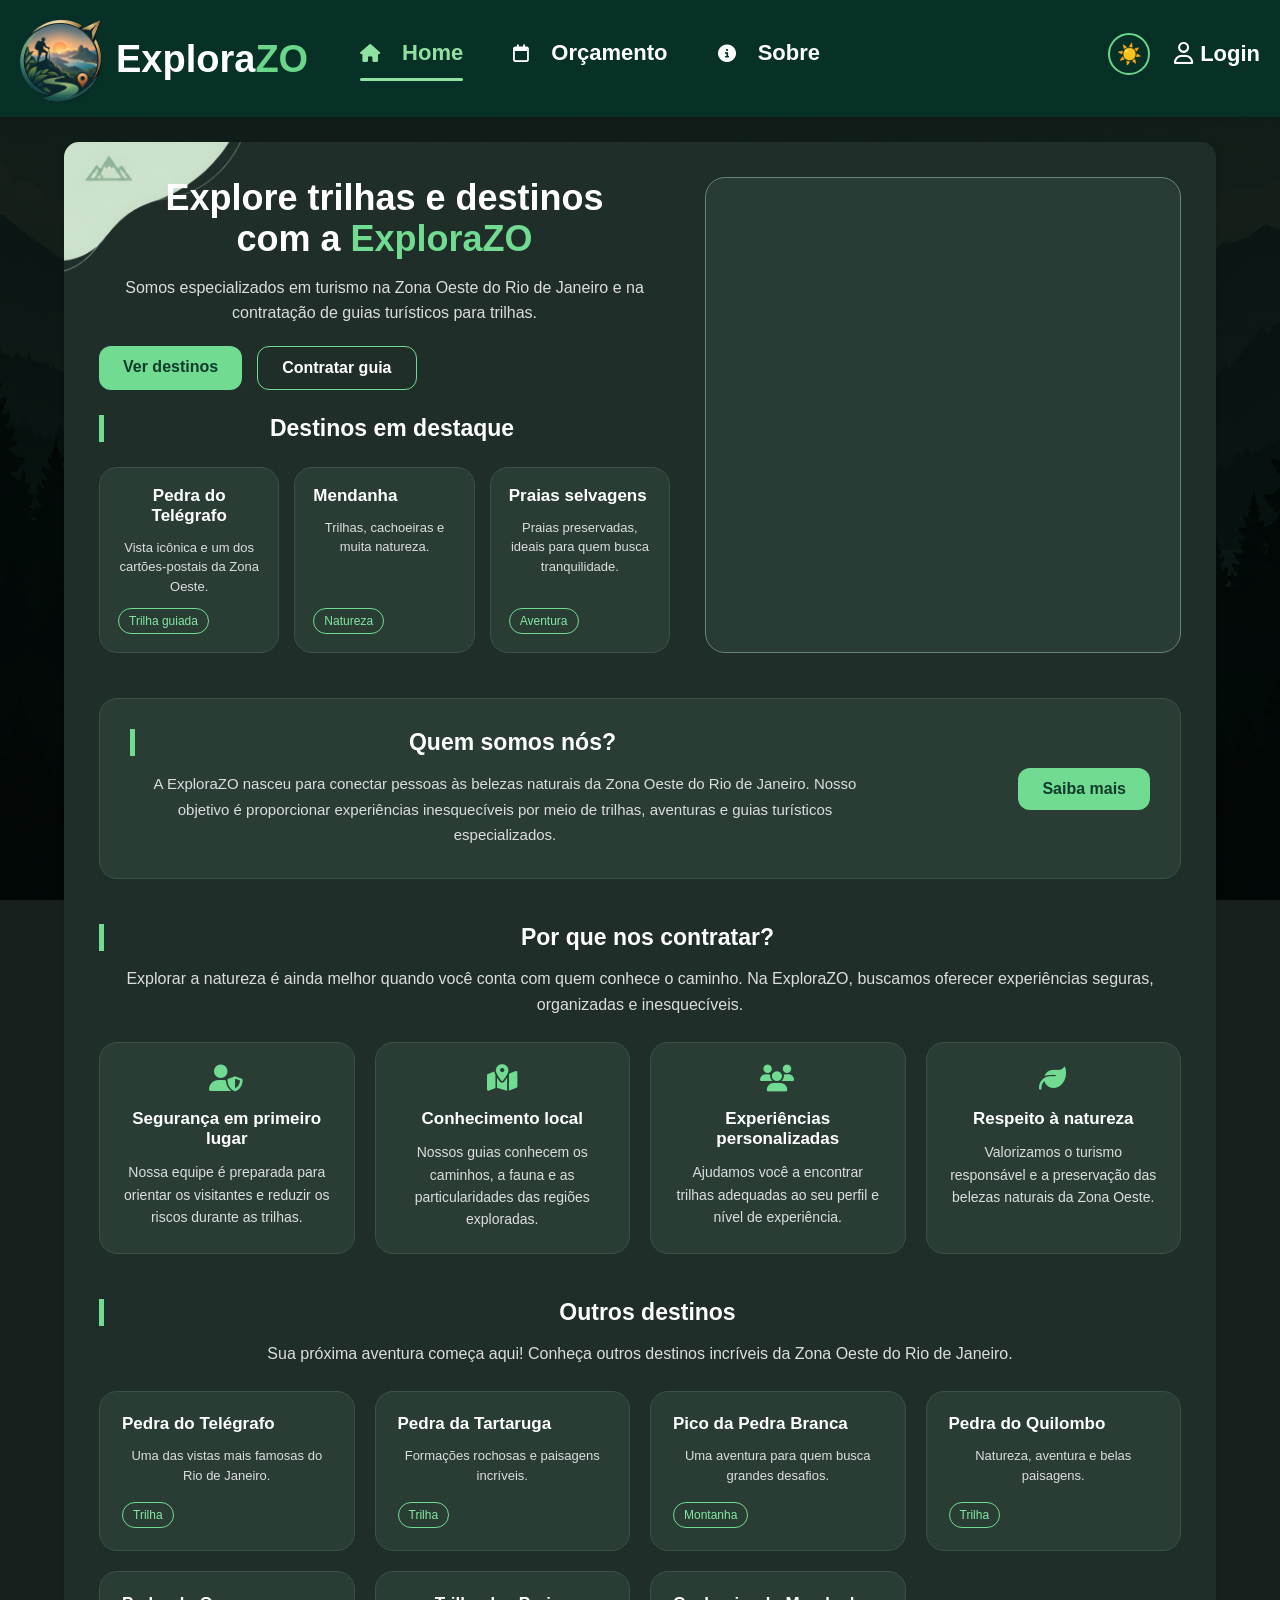
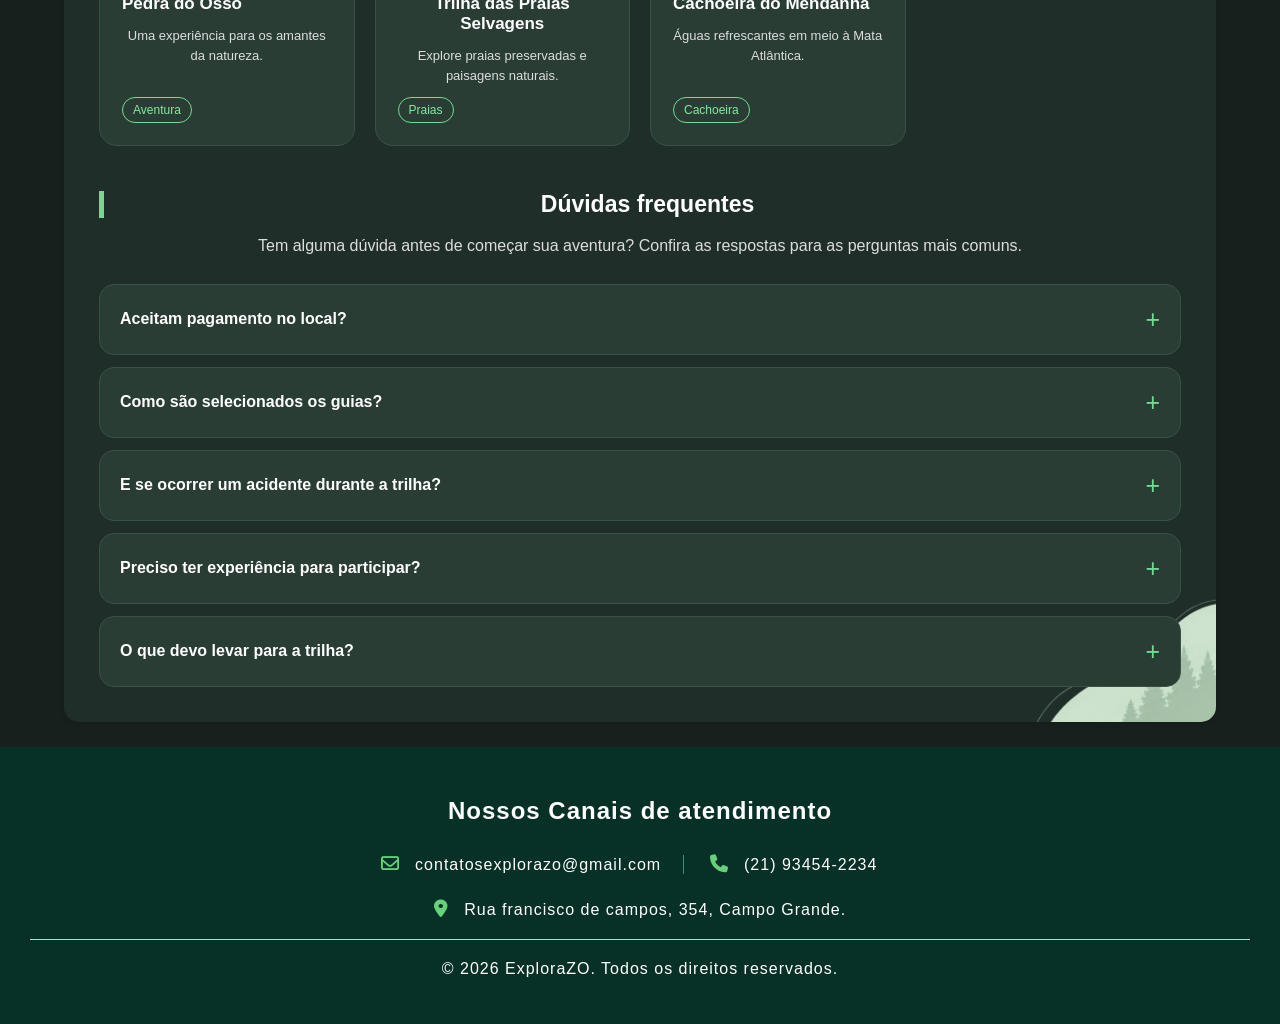
<file: index.html>
<!--Parte do Bruno-->
<!DOCTYPE html>
<html lang="pt-BR">
    <head>
        <meta charset="UTF-8">
        <meta name="viewport" content="width=device-width, initial-scale=1.0">
        <link rel="stylesheet" href="https://cdnjs.cloudflare.com/ajax/libs/font-awesome/6.5.2/css/all.min.css">
        <title>ExploraZO</title>
        <link rel="stylesheet" href="CSS/style.css" type="text/css">
        <script src="JS/tema.js"></script>
    </head>
    <body>
        <header>
            <img src="imagens/explorazo.png" alt="logo do ExploraZo." width="120px">
            <h1>Explora<span>ZO</span></h1>
            <a href="login.html" id="login"><i class="fa-regular fa-user"></i> Login</a>
        </header>
        <nav>
            <a href="index.html" class="ativo"><i class="fa-solid fa-house"></i> Home</a>
            <a href="orçamento.html"><i class="fa-regular fa-calendar"></i> Orçamento</a>
            <a href="sobre.html"><i class="fa-solid fa-circle-info"></i> Sobre</a>
        </nav>


<main id="indexmain">

    <!-- APRESENTAÇÃO -->
    <section id="topo-home">

        <div id="conteudo-home">

            <h1>
                Explore trilhas e destinos <br>
                com a <span>ExploraZO</span>
            </h1>

            <p class="descricao-home">
                Somos especializados em turismo na Zona Oeste
                do Rio de Janeiro e na contratação de guias
                turísticos para trilhas.
            </p>

            <div class="botoes-home">

                <a href="#outros-destinos" class="botao-principal">
                    Ver destinos
                </a>

                <a href="orçamento.html" class="botao-secundario">
                    Contratar guia
                </a>

            </div>

            <!-- DESTINOS EM DESTAQUE -->

            <section id="destinos">

                <h2>Destinos em destaque</h2>

                <div class="lista-destinos">

                    <article class="card-destino">
                        <h3>Pedra do Telégrafo</h3>
                        <p>
                            Vista icônica e um dos cartões-postais
                            da Zona Oeste.
                        </p>
                        <span>Trilha guiada</span>
                    </article>

                    <article class="card-destino">
                        <h3>Mendanha</h3>
                        <p>
                            Trilhas, cachoeiras e muita natureza.
                        </p>
                        <span>Natureza</span>
                    </article>

                    <article class="card-destino">
                        <h3>Praias selvagens</h3>
                        <p>
                            Praias preservadas, ideais para
                            quem busca tranquilidade.
                        </p>
                        <span>Aventura</span>
                    </article>

                </div>

            </section>

        </div>

        <!-- MAPA -->
        <div id="map"></div>

    </section>


    <!-- QUEM SOMOS NÓS -->

    <section id="quem-somos">

        <div class="texto-quem-somos">

            <h2>Quem somos nós?</h2>

            <p>
                A ExploraZO nasceu para conectar pessoas às
                belezas naturais da Zona Oeste do Rio de Janeiro.
                Nosso objetivo é proporcionar experiências
                inesquecíveis por meio de trilhas, aventuras
                e guias turísticos especializados.
            </p>

        </div>

        <a href="sobre.html" class="botao-principal">
            Saiba mais
        </a>

    </section>


    <!-- POR QUE NOS CONTRATAR -->

    <section id="porque-contratar">

        <h2>Por que nos contratar?</h2>

        <p class="descricao-vantagens">
            Explorar a natureza é ainda melhor quando você
            conta com quem conhece o caminho. Na ExploraZO,
            buscamos oferecer experiências seguras,
            organizadas e inesquecíveis.
        </p>

        <div class="grid-vantagens">

            <article class="card-vantagem">

                <i class="fa-solid fa-user-shield"></i>

                <h3>Segurança em primeiro lugar</h3>

                <p>
                    Nossa equipe é preparada para orientar
                    os visitantes e reduzir os riscos
                    durante as trilhas.
                </p>

            </article>

            <article class="card-vantagem">

                <i class="fa-solid fa-map-location-dot"></i>

                <h3>Conhecimento local</h3>

                <p>
                    Nossos guias conhecem os caminhos,
                    a fauna e as particularidades
                    das regiões exploradas.
                </p>

            </article>

            <article class="card-vantagem">

                <i class="fa-solid fa-users"></i>

                <h3>Experiências personalizadas</h3>

                <p>
                    Ajudamos você a encontrar trilhas
                    adequadas ao seu perfil e nível
                    de experiência.
                </p>

            </article>

            <article class="card-vantagem">

                <i class="fa-solid fa-leaf"></i>

                <h3>Respeito à natureza</h3>

                <p>
                    Valorizamos o turismo responsável
                    e a preservação das belezas
                    naturais da Zona Oeste.
                </p>

            </article>

        </div>

    </section>


    <!-- OUTROS DESTINOS -->

    <section id="outros-destinos">

        <h2>Outros destinos</h2>

        <p class="descricao-destinos">
            Sua próxima aventura começa aqui!
            Conheça outros destinos incríveis da
            Zona Oeste do Rio de Janeiro.
        </p>

        <div class="grid-destinos">

            <article class="card-outro">
                <h3>Pedra do Telégrafo</h3>
                <p>
                    Uma das vistas mais famosas
                    do Rio de Janeiro.
                </p>
                <span>Trilha</span>
            </article>

            <article class="card-outro">
                <h3>Pedra da Tartaruga</h3>
                <p>
                    Formações rochosas e paisagens incríveis.
                </p>
                <span>Trilha</span>
            </article>

            <article class="card-outro">
                <h3>Pico da Pedra Branca</h3>
                <p>
                    Uma aventura para quem busca
                    grandes desafios.
                </p>
                <span>Montanha</span>
            </article>

            <article class="card-outro">
                <h3>Pedra do Quilombo</h3>
                <p>
                    Natureza, aventura e belas paisagens.
                </p>
                <span>Trilha</span>
            </article>

            <article class="card-outro">
                <h3>Pedra do Osso</h3>
                <p>
                    Uma experiência para os
                    amantes da natureza.
                </p>
                <span>Aventura</span>
            </article>

            <article class="card-outro">
                <h3>Trilha das Praias Selvagens</h3>
                <p>
                    Explore praias preservadas
                    e paisagens naturais.
                </p>
                <span>Praias</span>
            </article>

            <article class="card-outro">
                <h3>Cachoeira do Mendanha</h3>
                <p>
                    Águas refrescantes em meio
                    à Mata Atlântica.
                </p>
                <span>Cachoeira</span>
            </article>

        </div>

    </section>


    <!-- DÚVIDAS FREQUENTES -->

    <section id="duvidas-frequentes">

        <h2>Dúvidas frequentes</h2>

        <p class="descricao-duvidas">
            Tem alguma dúvida antes de começar sua aventura?
            Confira as respostas para as perguntas mais comuns.
        </p>

        <div class="lista-duvidas">

            <details class="duvida">

                <summary>
                    Aceitam pagamento no local?
                </summary>

                <p>
                    Não. Todos os pagamentos devem ser
                    realizados antecipadamente.

                    Aceitamos Pix, cartão de crédito,
                    cartão de débito e boleto bancário.
                </p>

            </details>

            <details class="duvida">

                <summary>
                    Como são selecionados os guias?
                </summary>

                <p>
                    Nossos guias são escolhidos a dedo,
                    levando em consideração sua experiência,
                    responsabilidade e conhecimento sobre
                    as trilhas, a fauna e a região local.
                </p>

            </details>

            <details class="duvida">

                <summary>
                    E se ocorrer um acidente durante a trilha?
                </summary>

                <p>
                    Nossa equipe é treinada para prevenir
                    acidentes, incluindo encontros perigosos
                    com animais peçonhentos e lesões
                    durante o percurso.

                    Caso algum incidente aconteça,
                    contamos com profissionais preparados
                    para prestar os primeiros socorros
                    e organizar o encaminhamento ao
                    hospital mais próximo.
                </p>

            </details>

            <details class="duvida">

                <summary>
                    Preciso ter experiência para participar?
                </summary>

                <p>
                    Não necessariamente!

                    Oferecemos opções de trilhas para
                    diferentes níveis de experiência.

                    Algumas trilhas exigem maior preparo
                    físico, por isso recomendamos consultar
                    as características do percurso antes
                    de realizar sua reserva.
                </p>

            </details>

            <details class="duvida">

                <summary>
                    O que devo levar para a trilha?
                </summary>

                <p>
                    Recomendamos levar água, protetor solar,
                    repelente, roupas confortáveis,
                    calçados apropriados e um pequeno lanche.

                    Dependendo da trilha, outros equipamentos
                    poderão ser recomendados pelo guia.
                </p>

            </details>

        </div>

    </section>

</main>



        
        <footer style="color: white;">
            <p><h2>Nossos Canais de atendimento</h2>              
            <p id="femail"><i class="fa-regular fa-envelope"></i> contatosexplorazo@gmail.com</p>
            <p id="ftelefone"><i class="fa-solid fa-phone"></i> (21) 93454-2234</p>
            <p><i class="fa-solid fa-location-dot"></i> Rua francisco de campos, 354, Campo Grande.</p><hr>
            <p>&copy; 2026 ExploraZO. Todos os direitos reservados.</p>
        </footer>
    </body>
</html>
</file>
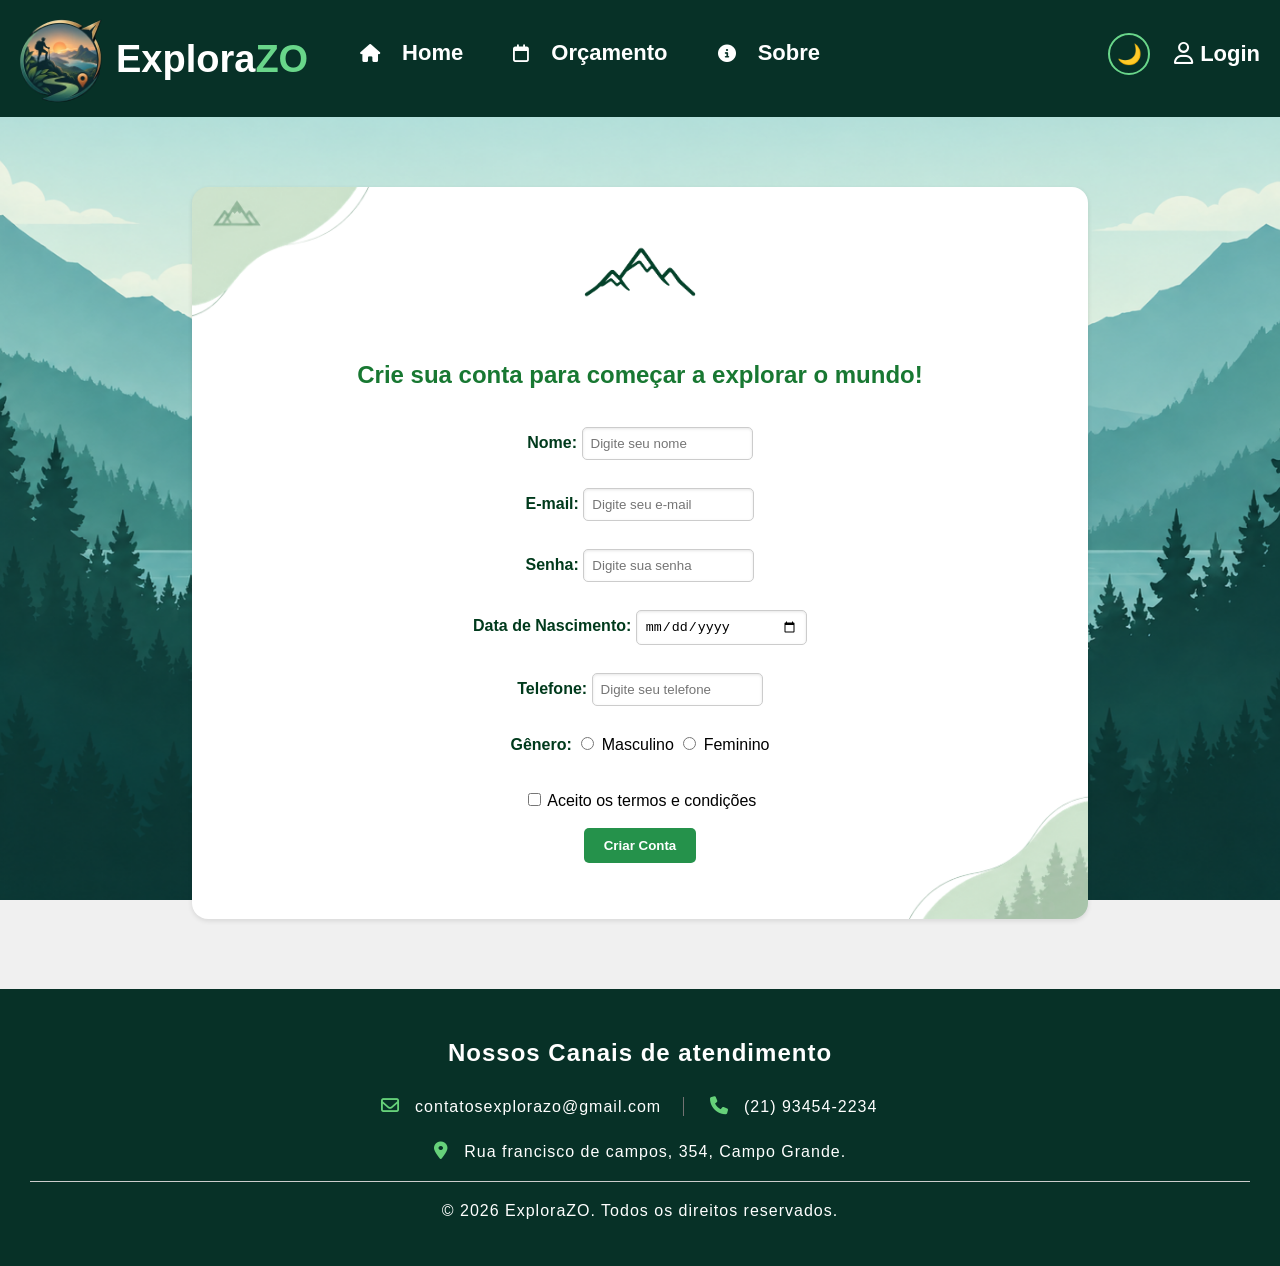
<file: criarconta.html>
<!--Parte do Brian-->
<!DOCTYPE html>
<html lang="pt-BR">
    <head>
        <meta charset="UTF-8">
        <meta name="viewport" content="width=device-width, initial-scale=1.0">
        <link rel="stylesheet" href="https://cdnjs.cloudflare.com/ajax/libs/font-awesome/6.5.2/css/all.min.css">
        <link rel="stylesheet" href="CSS/style.css" type="text/css">
        <title>ExploraZO - Criar Conta</title>
        <script src="JS/tema.js"></script>
    </head>
    <body>
        <header>
            <img src="imagens/explorazo.png" alt="logo do ExploraZo." width="120px">
            <h1>Explora<span>ZO</span></h1>
            <a href="login.html" id="login"><i class="fa-regular fa-user"></i> Login</a>
        </header>
        <nav>
            <a href="index.html"><i class="fa-solid fa-house"></i> Home</a>
            <a href="orçamento.html"><i class="fa-regular fa-calendar"></i> Orçamento</a>
            <a href="sobre.html"><i class="fa-solid fa-circle-info"></i> Sobre</a>
        </nav>

        <main id="maincriar">
            <img src="imagens/montanha-icon.png" width="130px" height="130px" alt="montanha-icon">
            <section id="principalcriar">
                <h2 style="color: rgb(24, 120, 50);">Crie sua conta para começar a explorar o mundo!</h2><br>

                <form method="GET" action="#" enctype="multipart/form-data">
                    <label for="nome" style="color: #003A1C; font-weight: bold;">Nome:</label>
                    <input type="text" id="nome" class="inputcampo" placeholder="Digite seu nome" required minlength="15" maxlength="60"><br><br>
 
                    <label for="email" style="color: #003A1C; font-weight: bold;">E-mail:</label>
                    <input type="email" id="email" class="inputcampo" placeholder="Digite seu e-mail" required><br><br>

                    <label for="senha" style="color: #003A1C; font-weight: bold;">Senha:</label>
                    <input type="password" id="senha" class="inputcampo" placeholder="Digite sua senha" required minlength="8" maxlength="8"><br><br>

                    <label for="nascimento" style="color: #003A1C; font-weight: bold;">Data de Nascimento:</label>
                    <input type="date" id="nascimento" class="inputcampo" required><br><br>
                    
                    <label for="telefone" style="color: #003A1C; font-weight: bold;">Telefone:</label>
                    <input type="tel" id="telefone" class="inputcampo" placeholder="Digite seu telefone" required minlength="11" maxlength="11"><br><br>

                    <label for="genero" style="color: #003A1C; font-weight: bold;">Gênero:</label>
                    <input type="radio" id="masculino" name="genero" value="masculino" required>
                    <label for="masculino">Masculino</label>
                    <input type="radio" id="feminino" name="genero" value="feminino" required>
                    <label for="feminino">Feminino</label><br><br>
                    

                    <br><input type="checkbox" id="termos" required>
                    <label for="termos">Aceito os termos e condições</label><br><br>
                    <button type="submit">Criar Conta</button><br><br><br>
                </form>
            </section>
        </main>
        <footer style="color: white;">
            <p><h2>Nossos Canais de atendimento</h2>              
            <p id="femail"><i class="fa-regular fa-envelope"></i> contatosexplorazo@gmail.com</p>
            <p id="ftelefone"><i class="fa-solid fa-phone"></i> (21) 93454-2234</p>
            <p><i class="fa-solid fa-location-dot"></i> Rua francisco de campos, 354, Campo Grande.</p><hr>
            <p>&copy; 2026 ExploraZO. Todos os direitos reservados.</p>
        </footer>
    </body>
</html>
    </body>
</html>
</file>
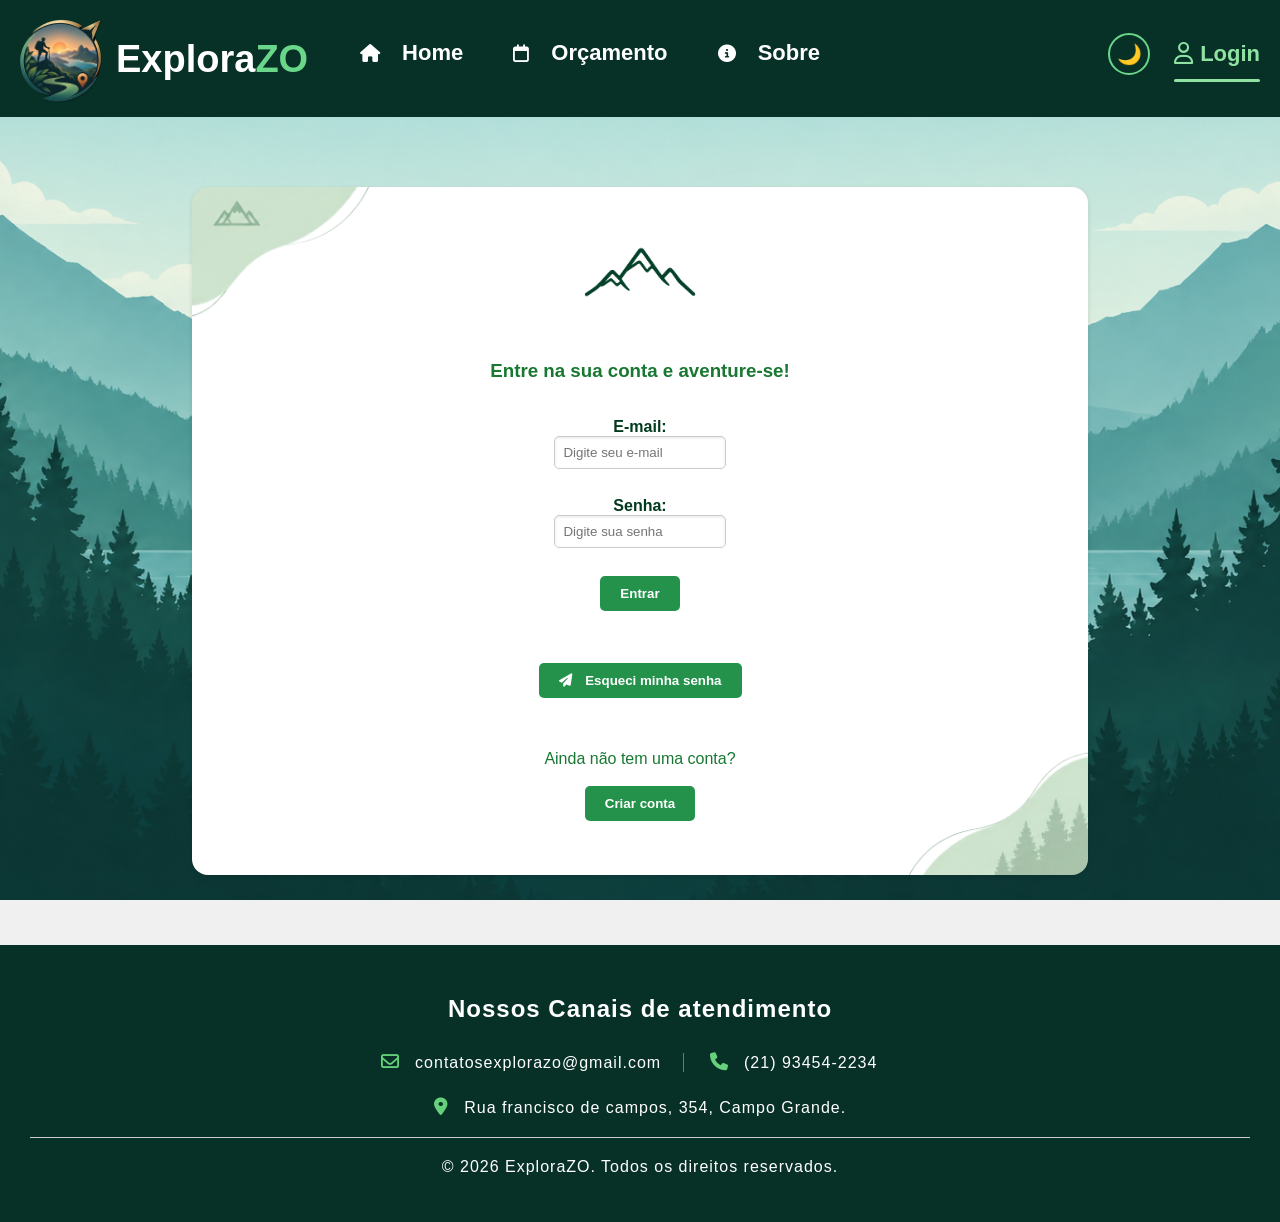
<file: login.html>
<!--Parte do Lucas-->
<!DOCTYPE html>
<html lang="pt-BR">
    <head>
        <meta charset="UTF-8">
        <meta name="viewport" content="width=device-width, initial-scale=1.0">
        <link rel="stylesheet" href="CSS/style.css" type="text/css">
        <link rel="stylesheet" href="https://cdnjs.cloudflare.com/ajax/libs/font-awesome/6.5.2/css/all.min.css">
        <title>ExploraZO - Login</title>
        <script src="JS/tema.js"></script>
    </head>
    <body>
        <header>
            <img src="imagens/explorazo.png" alt="logo do ExploraZo." width="120px">
            <h1>Explora<span>ZO</span></h1>
            <a href="login.html" id="login" class="ativo"><i class="fa-regular fa-user"></i> Login</a>
        </header>
        <nav>
            <a href="index.html"><i class="fa-solid fa-house"></i> Home</a>
            <a href="orçamento.html"><i class="fa-regular fa-calendar"></i> Orçamento</a>
            <a href="sobre.html"><i class="fa-solid fa-circle-info"></i> Sobre</a>
        </nav>
        <main id="loginmain">
            <img src="imagens/montanha-icon.png" width="130px" height="130px" alt="montanha-icon">
            <div>
                <h3 style="color: rgb(24, 120, 50);">Entre na sua conta e aventure-se!</h3><br>

                <form>
                    <label for="email" style="color: #003A1C; font-weight: bold;">E-mail:</label><br>
                    <input type="email" id="email"  class="inputcampo" placeholder="Digite seu e-mail" required><br><br>

                    <label for="senha" style="color: #003A1C; font-weight: bold;">Senha:</label><br>
                    <input type="password" id="senha" class="inputcampo" placeholder="Digite sua senha" required minlength="8" maxlength="8"><br><br>

                    <button type="submit">Entrar</button><br><br>
                </form><br>
                <p class="esquecesenha">
                    <button><i class="fa-solid fa-paper-plane"></i> <a href="recuperar.html" class="botaosemlinha">Esqueci minha senha</a></button><br><br><br>
                </p>
                <p class="cadastro">
                    <span style="color: rgb(24, 120, 50);">Ainda não tem uma conta?</span><br><br>
                    <button><a href="criarconta.html" class="botaosemlinha">Criar conta</a></button>
                </p><br>
                
            </div>
        </main>
        <footer style="color: white;">
            <p><h2>Nossos Canais de atendimento</h2>              
            <p id="femail"><i class="fa-regular fa-envelope"></i> contatosexplorazo@gmail.com</p>
            <p id="ftelefone"><i class="fa-solid fa-phone"></i> (21) 93454-2234</p>
            <p><i class="fa-solid fa-location-dot"></i> Rua francisco de campos, 354, Campo Grande.</p><hr>
            <p>&copy; 2026 ExploraZO. Todos os direitos reservados.</p>
        </footer>
    </body>
</html>
</file>
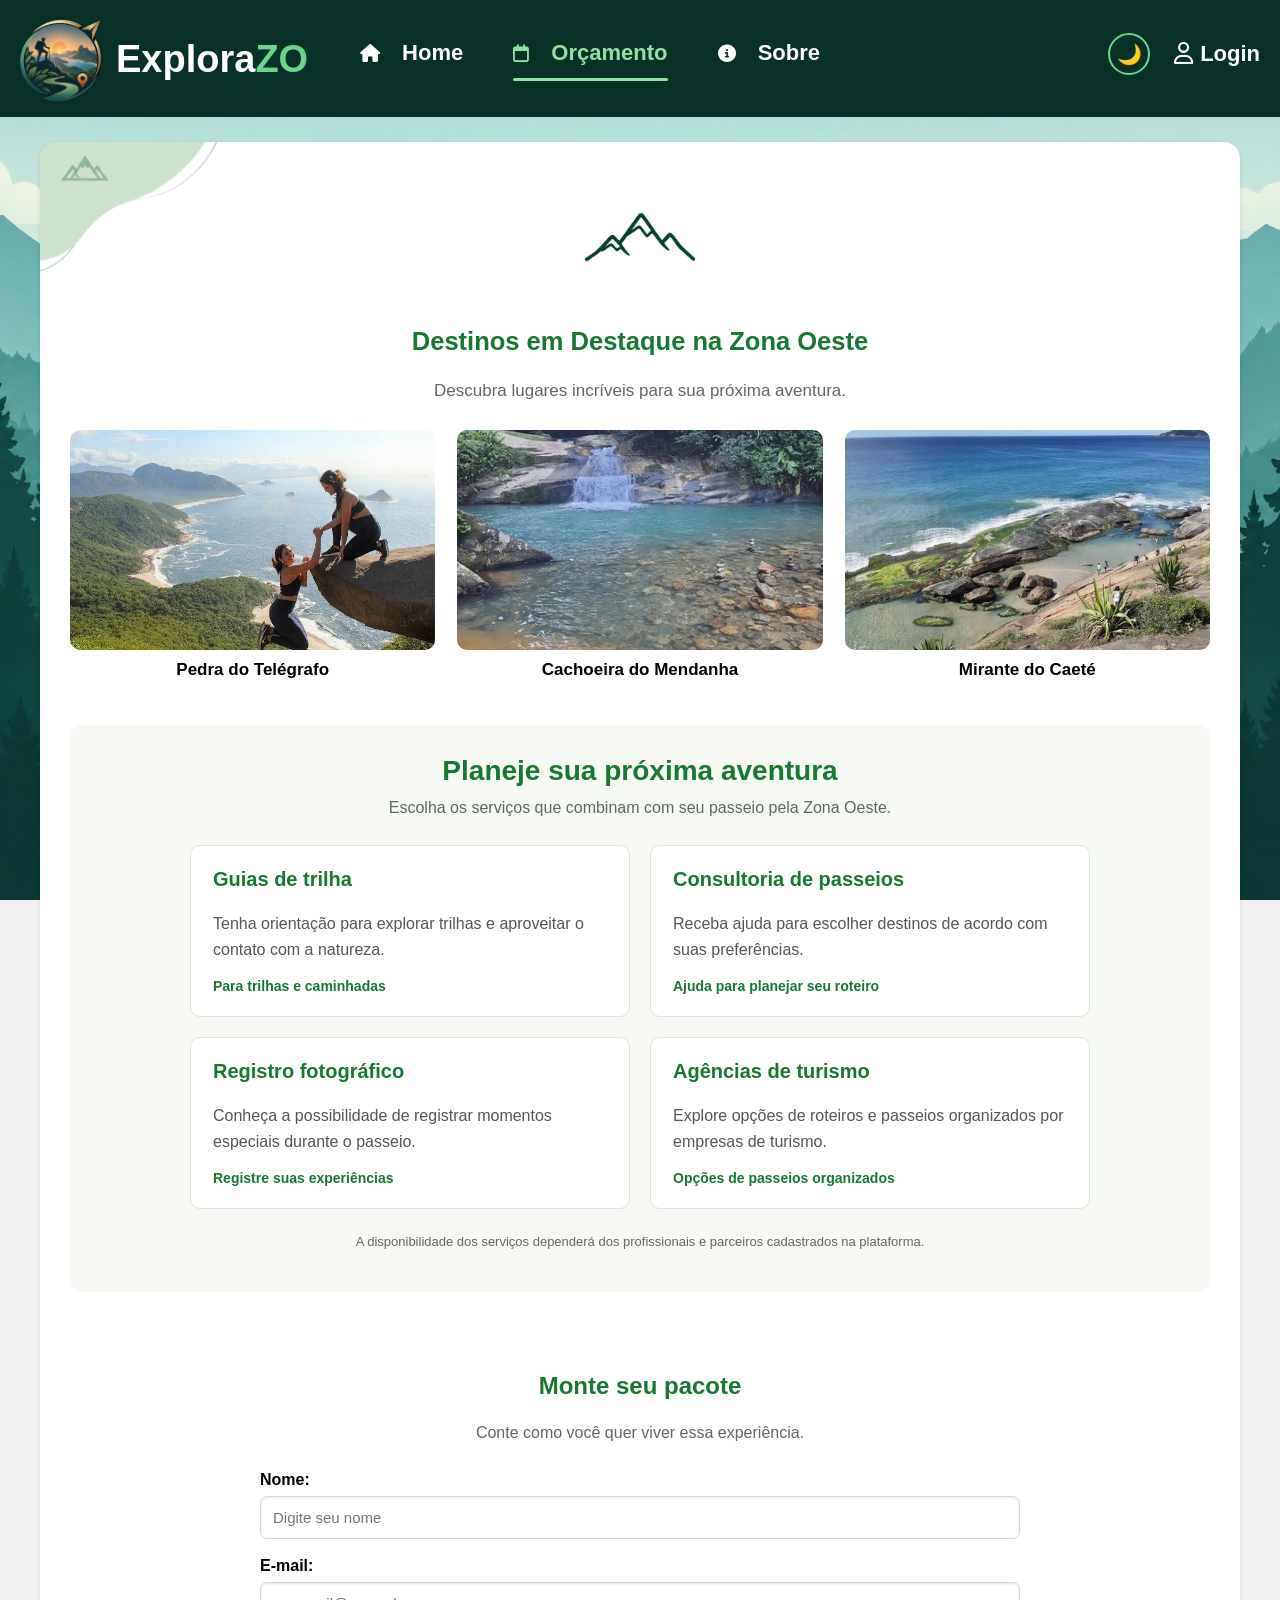
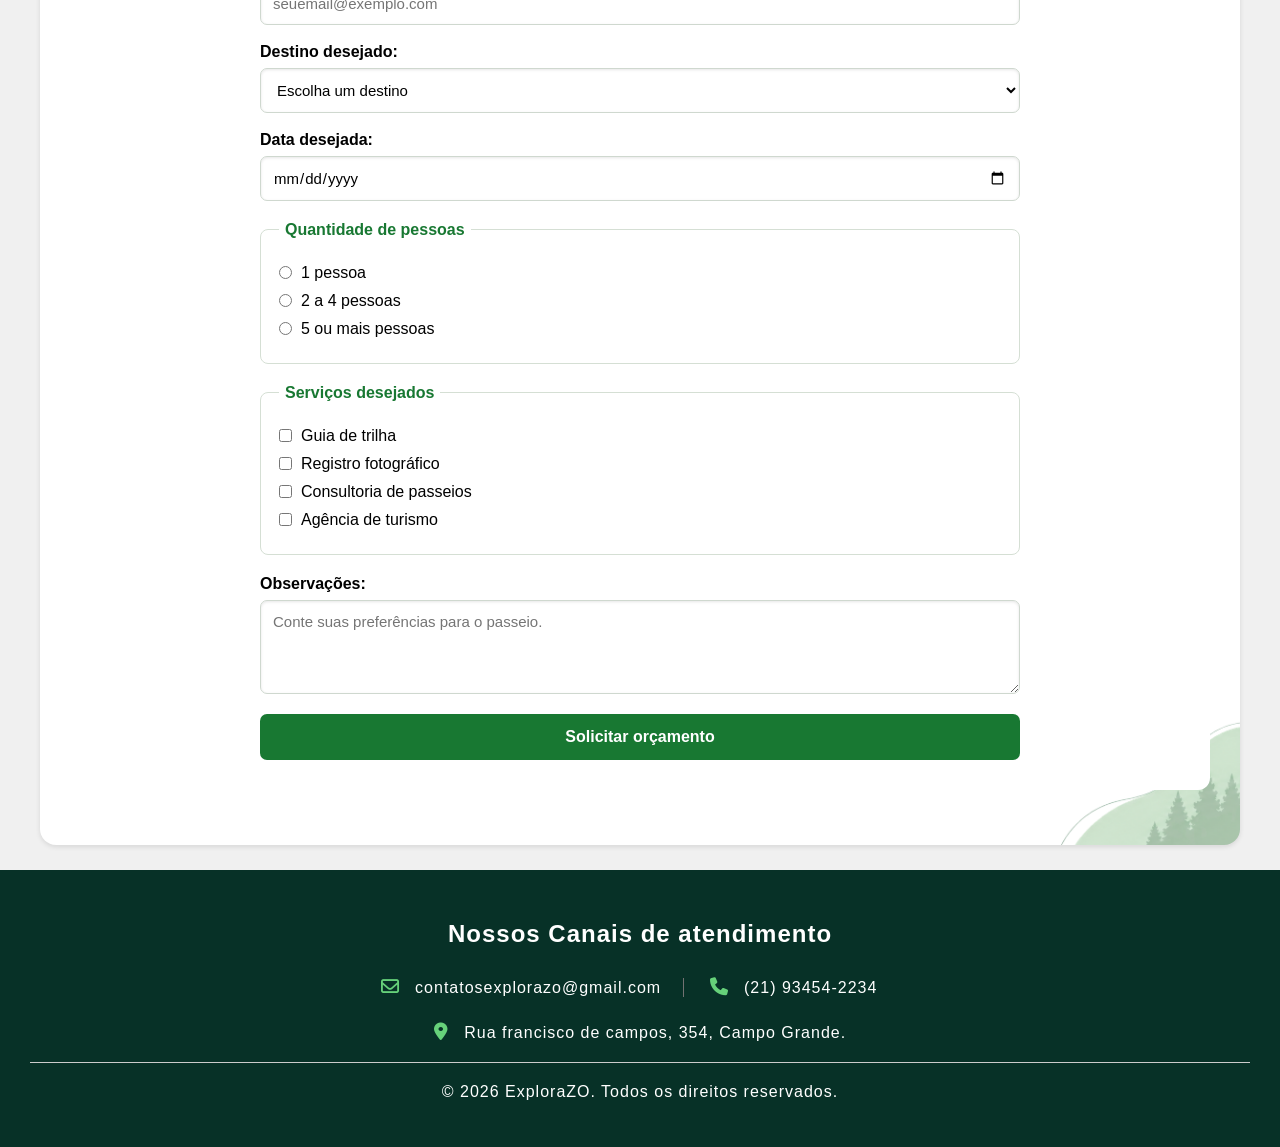
<file: orçamento.html>
<!--Parte do Vinicius-->
<!DOCTYPE html>
<html lang="pt-BR">
    <head>
        <meta charset="UTF-8">
        <meta name="viewport" content="width=device-width, initial-scale=1.0">
        <link rel="stylesheet" href="https://cdnjs.cloudflare.com/ajax/libs/font-awesome/6.5.2/css/all.min.css">
        <title>ExploraZO - Orçamento</title>
        <link rel="stylesheet" href="CSS/style.css" type="text/css">
        <script src="JS/tema.js"></script>
    </head>
    <body>
        <header>
            <img src="imagens/explorazo.png" alt="logo do ExploraZo." width="120px">
            <h1>Explora<span>ZO</span></h1>
            <a href="login.html" id="login"><i class="fa-regular fa-user"></i> Login</a>
        </header>
        <nav>
            <a href="index.html"><i class="fa-solid fa-house"></i> Home</a>
            <a href="orçamento.html" class="ativo"><i class="fa-regular fa-calendar"></i> Orçamento</a>
            <a href="sobre.html"><i class="fa-solid fa-circle-info"></i> Sobre</a>
        </nav>

        <main>
            <img src="imagens/montanha-icon.png" width="130px" height="130px" alt="montanha-icon">
            <section id="destinos">
                <h2>Destinos em Destaque na Zona Oeste</h2>
                <p class="introducao">
                    Descubra lugares incríveis para sua próxima aventura.
                </p>

                <div class="lista-destinos">

                    <figure class="destinos">
                        <img src="imagens/telegrafo.jpg" alt="Vista da Pedra do Telégrafo">
                        <figcaption>Pedra do Telégrafo</figcaption>
                    </figure>

                    <figure class="destinos">
                        <img src="imagens/cachoeiramendanha.jpg" alt="Cachoeira do Mendanha">
                        <figcaption>Cachoeira do Mendanha</figcaption>
                    </figure>

                    <figure class="destinos">
                        <img src="imagens/caete.jpg" alt="Mirante do Caeté">
                        <figcaption>Mirante do Caeté</figcaption>
                    </figure>

                </div>
            </section>

            <section id="experiencias">
                <h2>Planeje sua próxima aventura</h2>
                <p class="introducao">
                    Escolha os serviços que combinam com seu passeio pela Zona Oeste.
                </p>

                <div class="lista-servicos">

                    <article class="servico">
                        <h3>Guias de trilha</h3>
                        <p>
                            Tenha orientação para explorar trilhas e aproveitar
                            o contato com a natureza.
                        </p>
                        <span>Para trilhas e caminhadas</span>
                    </article>

                    <article class="servico">
                        <h3>Consultoria de passeios</h3>
                        <p>
                            Receba ajuda para escolher destinos de acordo
                            com suas preferências.
                        </p>
                        <span>Ajuda para planejar seu roteiro</span>
                    </article>

                    <article class="servico">
                        <h3>Registro fotográfico</h3>
                        <p>
                            Conheça a possibilidade de registrar momentos
                            especiais durante o passeio.
                        </p>
                        <span>Registre suas experiências</span>
                    </article>

                    <article class="servico">
                        <h3>Agências de turismo</h3>
                        <p>
                            Explore opções de roteiros e passeios organizados
                            por empresas de turismo.
                        </p>
                        <span>Opções de passeios organizados</span>
                    </article>

                </div>

                <p class="aviso-servicos">
                    A disponibilidade dos serviços dependerá dos profissionais
                    e parceiros cadastrados na plataforma.
                </p>
            </section>

            <section id="orcamento">
                <h2>Monte seu pacote</h2>
                <p class="introducao">
                    Conte como você quer viver essa experiência.
                </p>

                <form method="POST" action="#">

                    <div class="campo">
                        <label for="nome">Nome:</label>
                        <input class="inputcampo"
                            type="text"
                            name="nomeusuario"
                            id="nome"
                            placeholder="Digite seu nome"
                            required
                        >
                    </div>

                    <div class="campo">
                        <label for="email">E-mail:</label>
                        <input class="inputcampo"
                            type="email"
                            name="emailusuario"
                            id="email"
                            placeholder="seuemail@exemplo.com"
                            required
                        >
                    </div>

                    <div class="campo">
                        <label for="destino">Destino desejado:</label>
                        <select id="destino" name="destino" class="inputcampo" required>
                            <option value="" disabled selected>Escolha um destino</option>
                            <option value="Pedra do Telégrafo">Pedra do Telégrafo</option>
                            <option value="Parque Estadual da Pedra Branca">Parque Estadual da Pedra Branca</option>
                            <option value="Cachoeira do Mendanha">Cachoeira do Mendanha</option>
                            <option value="Mirante do Caeté">Mirante do Caeté</option>
                            <option value="Pedra da Tartaruga">Pedra da Tartaruga</option>
                            <option value="Açude do Camorim">Açude do Camorim</option>
                            <option value="Praia do Perigoso">Praia do Perigoso</option>
                            <option value="Pico da Pedra Branca">Pico da Pedra Branca</option>
                            <option value="Pedra do Pontal">Pedra do Pontal</option>
                            <option value="Pedra do Quilombo">Pedra do Quilombo</option>
                            <option value="Pedra do Ponto">Pedra do Ponto</option>
                            <option value="ajuda">Quero ajuda para escolher</option>
                        </select>
                    </div>

                    <div class="campo">
                        <label for="data">Data desejada:</label>
                        <input type="date" name="data" id="data" class="inputcampo" required>
                    </div>

                    <fieldset>
                        <legend>Quantidade de pessoas</legend>

                        <label class="opcao">
                            <input type="radio" name="quantidade" value="1 pessoa" required>
                            1 pessoa
                        </label>

                        <label class="opcao">
                            <input type="radio" name="quantidade" value="2 a 4 pessoas">
                            2 a 4 pessoas
                        </label>

                        <label class="opcao">
                            <input type="radio" name="quantidade" value="5 ou mais pessoas">
                            5 ou mais pessoas
                        </label>
                    </fieldset>

                    <fieldset>
                        <legend>Serviços desejados</legend>

                        <label class="opcao">
                            <input type="checkbox" name="servicos[]" value="Guia de trilha">
                            Guia de trilha
                        </label>

                        <label class="opcao">
                            <input type="checkbox" name="servicos[]" value="Registro fotográfico">
                            Registro fotográfico
                        </label>

                        <label class="opcao">
                            <input type="checkbox" name="servicos[]" value="Consultoria para escolher o passeio">
                            Consultoria de passeios
                        </label>

                        <label class="opcao">
                            <input type="checkbox" name="servicos[]" value="Agência de turismo">
                            Agência de turismo
                        </label>
                    </fieldset>

                    <div class="campo">
                        <label for="mensagem">Observações:</label>
                        <textarea
                            id="mensagem"
                            name="mensagem"
                            class="inputcampo"
                            rows="4"
                            placeholder="Conte suas preferências para o passeio."
                        ></textarea>
                    </div>

                    <button type="submit">Solicitar orçamento</button>
                </form>
            </section>
        </main>
        <footer style="color: white;">
            <p><h2>Nossos Canais de atendimento</h2>              
            <p id="femail"><i class="fa-regular fa-envelope"></i> contatosexplorazo@gmail.com</p>
            <p id="ftelefone"><i class="fa-solid fa-phone"></i> (21) 93454-2234</p>
            <p><i class="fa-solid fa-location-dot"></i> Rua francisco de campos, 354, Campo Grande.</p><hr>
            <p>&copy; 2026 ExploraZO. Todos os direitos reservados.</p>
        </footer>
        <script src="JS/orcamento.js"></script>
    </body>
</html>
</file>
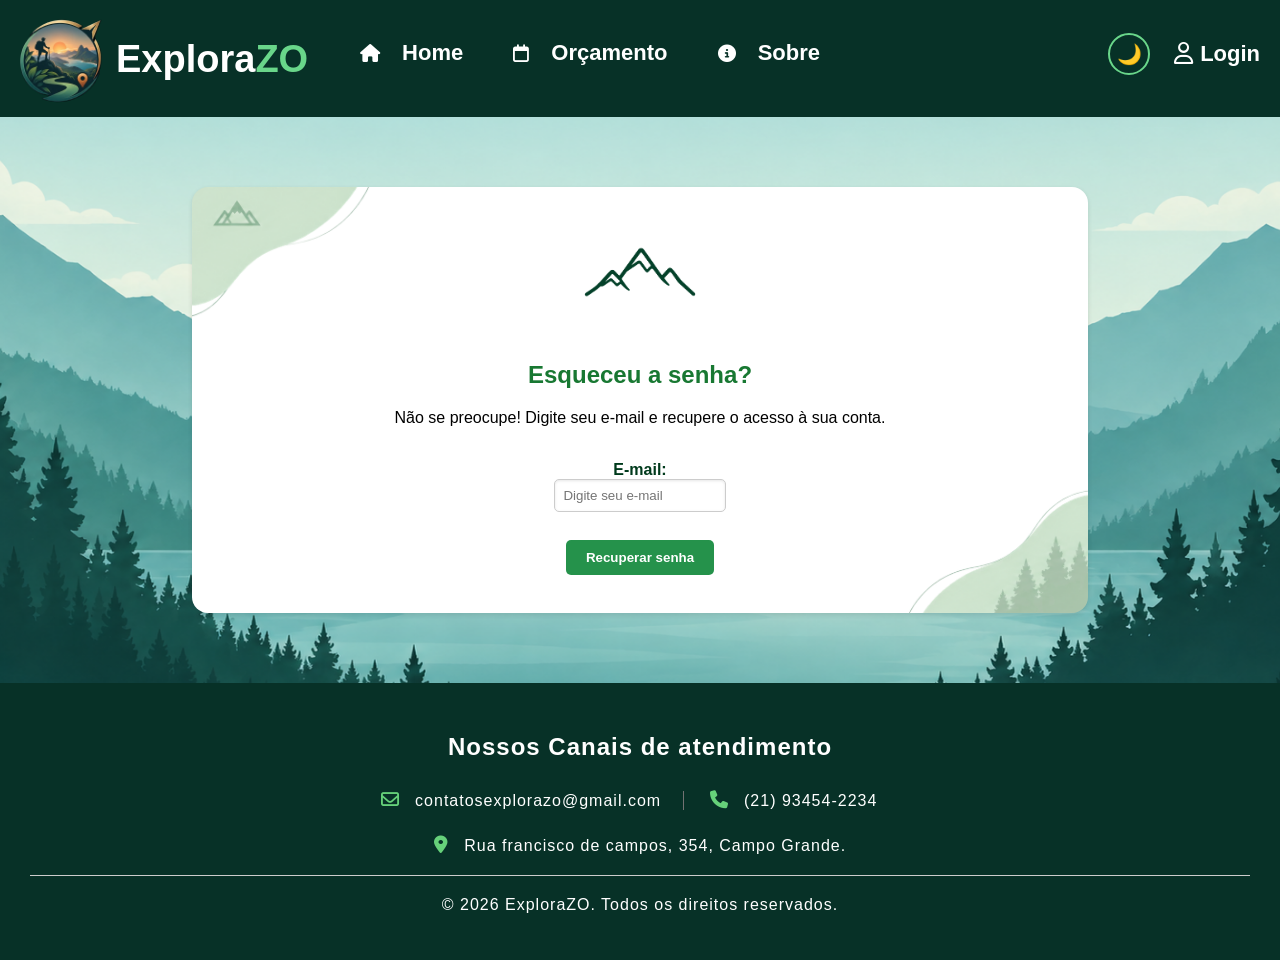
<file: recuperar.html>
<!--Parte do Lucas-->
<!DOCTYPE html>
<html lang="pt-BR">
    <head>
        <meta charset="UTF-8">
        <meta name="viewport" content="width=device-width, initial-scale=1.0">
        <link rel="stylesheet" href="https://cdnjs.cloudflare.com/ajax/libs/font-awesome/6.5.2/css/all.min.css">
        <link rel="stylesheet" href="CSS/style.css">
        <title>Recuperar senha</title>
        <script src="JS/tema.js"></script>
    </head>
    <body>
        <header>
            <img src="imagens/explorazo.png" alt="logo do ExploraZo." width="120px">
            <h1>Explora<span>ZO</span></h1>
            <a href="login.html" id="login"><i class="fa-regular fa-user"></i> Login</a>
        </header>
        <nav>
            <a href="index.html"><i class="fa-solid fa-house"></i> Home</a>
            <a href="orçamento.html"><i class="fa-regular fa-calendar"></i> Orçamento</a>
            <a href="sobre.html"><i class="fa-solid fa-circle-info"></i> Sobre</a>
        </nav>

        <main id="esqueceumain">
            <img src="imagens/montanha-icon.png" width="130px" height="130px" alt="montanha-icon">
            <section class="esquecesenha">
                <h1 style="color: rgb(24, 120, 50);">Esqueceu a senha?</h1>

                <p class="subtitulo">Não se preocupe! Digite seu e-mail e recupere o acesso à sua conta.</p><br>

                <form>
                    <div class="campo">
                        <label for="email" style="color: #003A1C; font-weight: bold;">E-mail:</label><br>

                        <input type="email" class="inputcampo" id="email" name="email" placeholder="Digite seu e-mail" required>
                    </div><br>

                    <button type="submit">Recuperar senha</button>
                </form><br>
            </section>
        </main>
        <footer style="color: white;">
            <p><h2>Nossos Canais de atendimento</h2>              
            <p id="femail"><i class="fa-regular fa-envelope"></i> contatosexplorazo@gmail.com</p>
            <p id="ftelefone"><i class="fa-solid fa-phone"></i> (21) 93454-2234</p>
            <p><i class="fa-solid fa-location-dot"></i> Rua francisco de campos, 354, Campo Grande.</p><hr>
            <p>&copy; 2026 ExploraZO. Todos os direitos reservados.</p>
        </footer>
    </body>
</html>
</file>
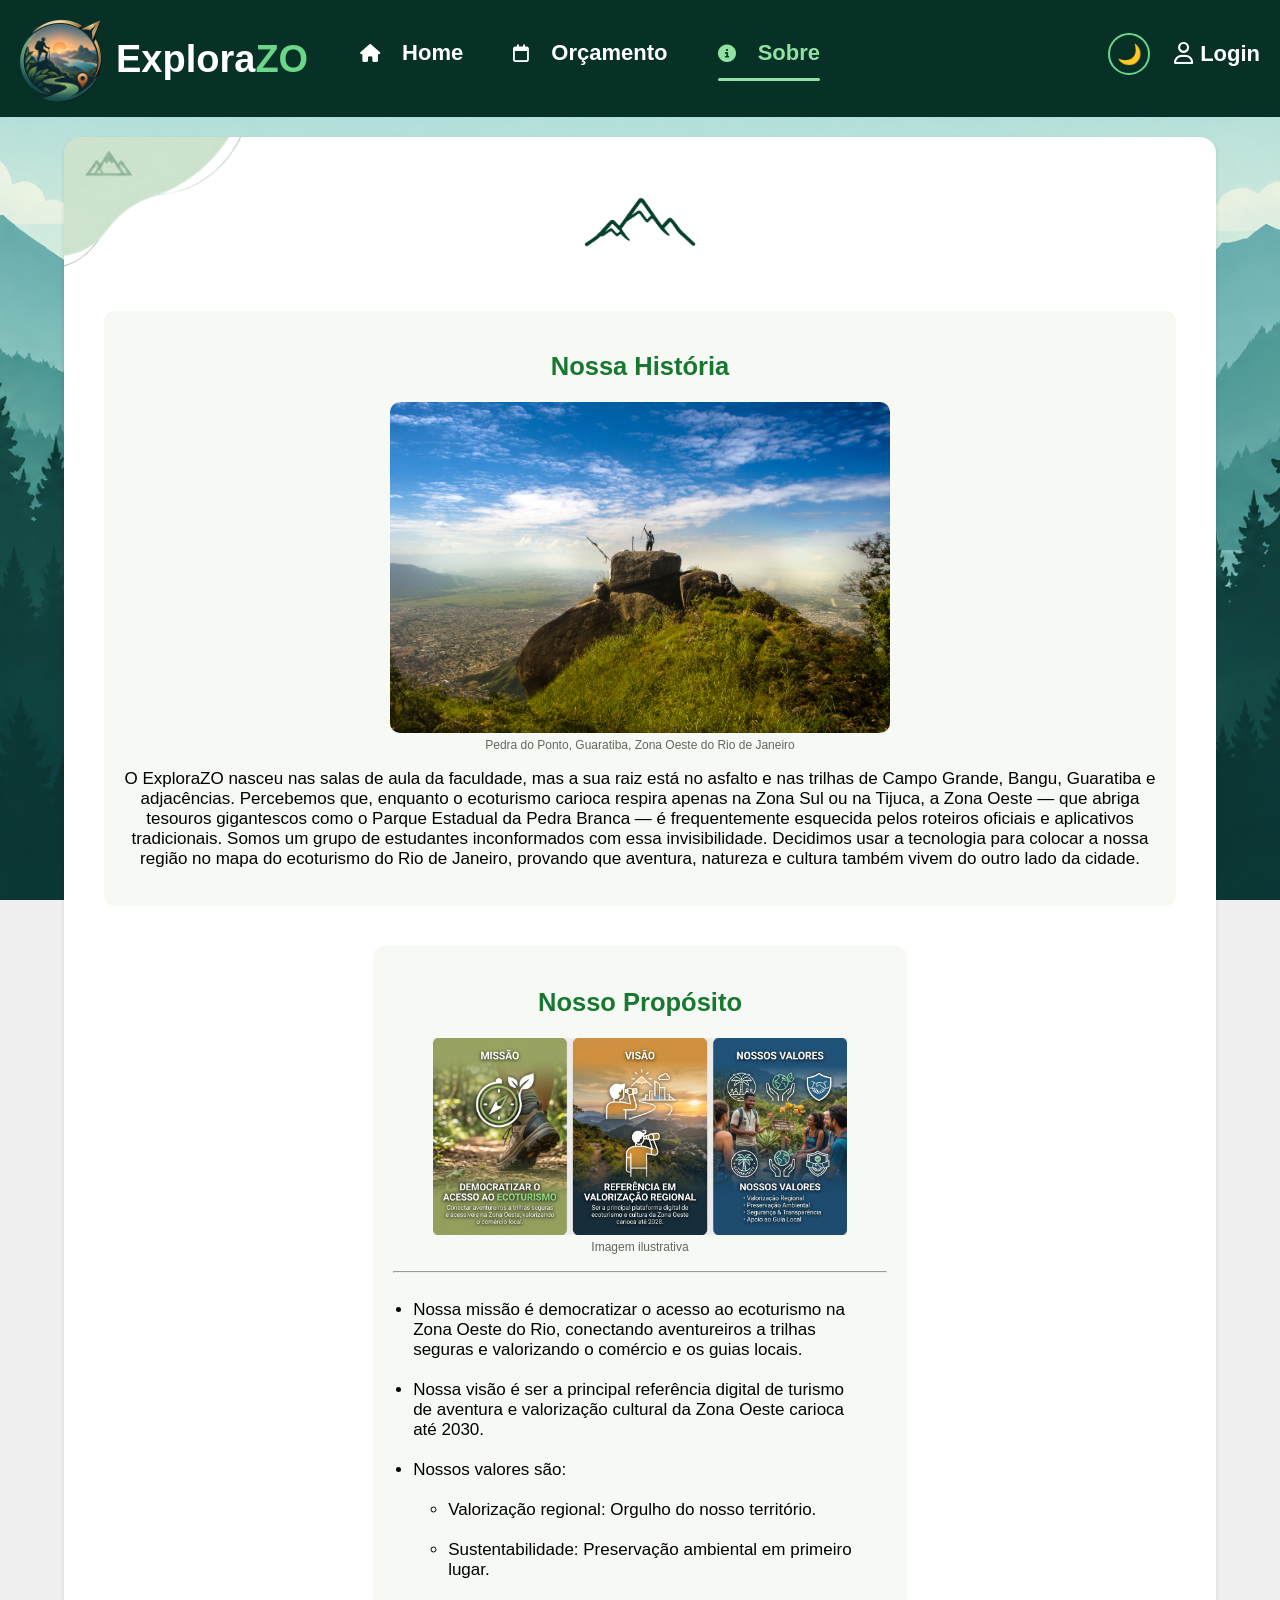
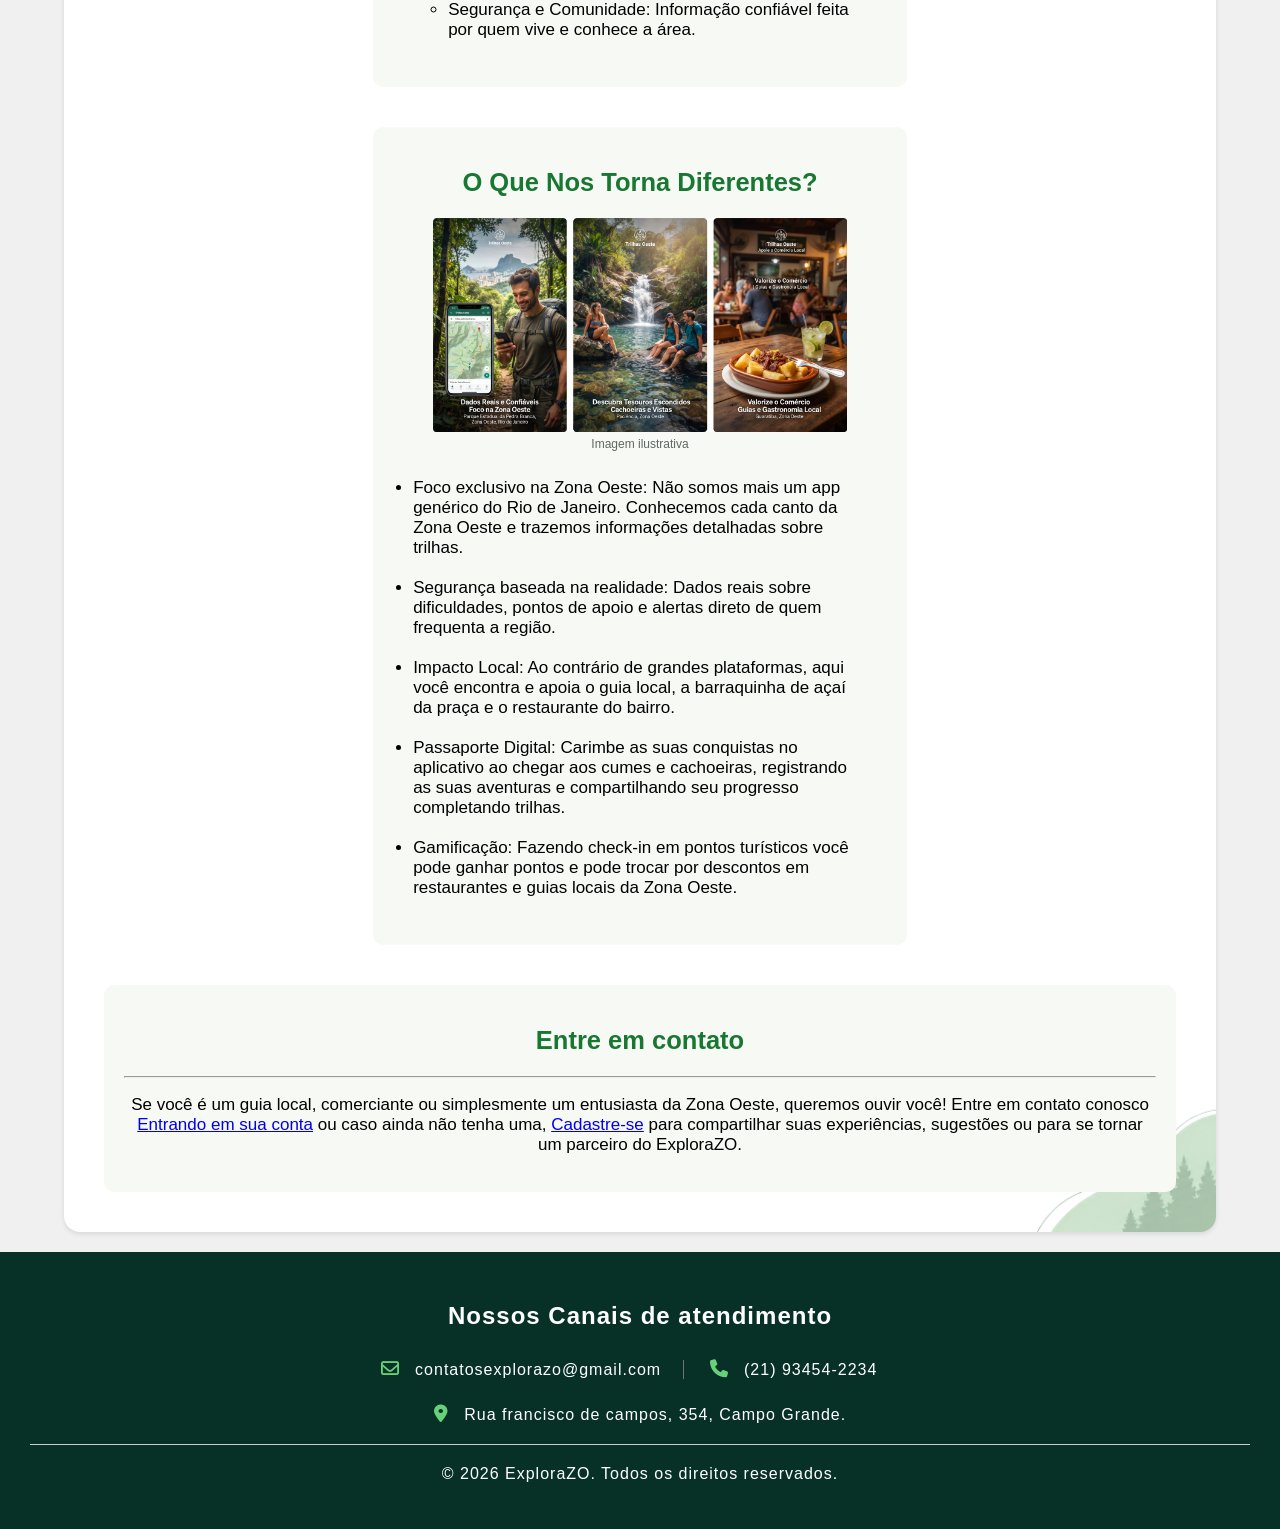
<file: sobre.html>
<!--Parte do Brian-->
<!DOCTYPE html>
<html lang="pt-br">
    <head>
        <meta charset="UTF-8">
        <meta name="viewport" content="width=device-width, initial-scale=1.0">
        <link rel="stylesheet" href="https://cdnjs.cloudflare.com/ajax/libs/font-awesome/6.5.2/css/all.min.css">
        <link rel="stylesheet" href="CSS/style.css" type="text/css">
        <title>ExploraZO - Sobre</title>
        <script src="JS/tema.js"></script>
    </head>
    <body>
        <header>
            <img src="imagens/explorazo.png" alt="logo do ExploraZo." width="120px">
            <h1>Explora<span>ZO</span></h1>
            <a href="login.html" id="login"><i class="fa-regular fa-user"></i> Login</a>
        </header>
        <nav>
            <a href="index.html"><i class="fa-solid fa-house"></i> Home</a>
            <a href="orçamento.html"><i class="fa-regular fa-calendar"></i> Orçamento</a>
            <a href="sobre.html" class="ativo"><i class="fa-solid fa-circle-info"></i> Sobre</a>
        </nav>
        <main id="sobremain">
            <img src="imagens/montanha-icon.png" width="130px" height="130px" alt="montanha-icon">

            <section id="historia">
                <h2 style="color: rgb(24, 120, 50);">Nossa História</h2>
                
                <figure>
                    <img src="imagens/pedradoponto.jpg" alt="Imagem da Pedra do Ponto" width="500px">
                    <figcaption style="color: #606860; font-size: 12px;">Pedra do Ponto, Guaratiba, Zona Oeste do Rio de Janeiro</figcaption>
                </figure>
                <p>   
                    O ExploraZO nasceu nas salas de aula da faculdade, mas a sua raiz está no asfalto e nas trilhas de 
                    Campo Grande, Bangu, Guaratiba e adjacências. Percebemos que, enquanto o ecoturismo carioca respira 
                    apenas na Zona Sul ou na Tijuca, a Zona Oeste 
                    — que abriga tesouros gigantescos como o Parque Estadual da Pedra Branca 
                    — é frequentemente esquecida pelos roteiros oficiais e aplicativos tradicionais.
                    Somos um grupo de estudantes inconformados com essa invisibilidade. 
                    Decidimos usar a tecnologia para colocar a nossa região no mapa do ecoturismo do Rio de Janeiro, 
                    provando que aventura, natureza e cultura também vivem do outro lado da cidade.
                </p>      
            </section>
            <section id="proposito" class="lado">
                <h2 class="centro" style="color: rgb(24, 120, 50);">Nosso Propósito</h2>
                
                <figure class="centro">
                    <img src="imagens/proposito.jpeg" alt="Imagem ilustrativa sobre o propósito" width="700px">
                    <figcaption style="color: #606860; font-size: 12px;">Imagem ilustrativa</figcaption>
                </figure>
                <hr>
                <p>
                    <ul class="lista">
                        <li>
                            Nossa missão é democratizar o acesso ao ecoturismo na Zona Oeste do Rio, conectando aventureiros a trilhas seguras e valorizando o comércio e os guias locais.
                        </li><br>
                        <li>
                            Nossa visão é ser a principal referência digital de turismo de aventura e valorização cultural da Zona Oeste carioca até 2030.
                        </li><br>
                        <li>
                            Nossos valores são:
                            <ul>
                                <br><li class="valoreslado">Valorização regional: Orgulho do nosso território.</li><br>
                                <li class="valoreslado">Sustentabilidade: Preservação ambiental em primeiro lugar.</li><br>
                                <li class="valoreslado">Segurança e Comunidade: Informação confiável feita por quem vive e conhece a área.</li>
                            </ul>
                        </li>
                    </ul>
                </p>
            </section>
            <section id="diferenciais" class="lado">
                <h2 class="centro" style="color: rgb(24, 120, 50);">O Que Nos Torna Diferentes?</h2>
                
                <figure class="centro">
                    <img src="imagens/diferenciais.jpeg" alt="Imagem ilustrativa sobre os diferenciais." width="725px">
                    <figcaption style="color: #606860; font-size: 12px;">Imagem ilustrativa</figcaption>
                </figure>
                <p>
                    <ul class="lista">
                        <li>
                            Foco exclusivo na Zona Oeste: Não somos mais um app genérico do Rio de Janeiro.
                            Conhecemos cada canto da Zona Oeste e trazemos informações detalhadas sobre trilhas.
                        </li><br>
                        <li>
                            Segurança baseada na realidade: Dados reais sobre dificuldades, 
                            pontos de apoio e alertas direto de quem frequenta a região.
                        </li><br>
                        <li>
                            Impacto Local: Ao contrário de grandes plataformas, aqui você encontra e 
                            apoia o guia local, a barraquinha de açaí da praça e o restaurante do bairro.
                        </li><br>
                        <li>
                            Passaporte Digital: Carimbe as suas conquistas no aplicativo ao chegar aos cumes e cachoeiras, 
                            registrando as suas aventuras e compartilhando seu progresso completando trilhas. 
                        </li><br>
                        <li>
                            Gamificação: Fazendo check-in em pontos turísticos você pode ganhar pontos e pode trocar por descontos em restaurantes e guias locais da Zona Oeste.
                        </li>
                    </ul>
                </p>
            </section>
            <section id="contato">
                <h2 style="color: rgb(24, 120, 50);">Entre em contato</h2>
                <hr>
                <p>
                    Se você é um guia local, comerciante ou simplesmente um entusiasta da Zona Oeste, queremos ouvir você! 
                    Entre em contato conosco <a href="login.html">Entrando em sua conta</a> ou caso ainda não tenha uma, <a href="criarconta.html">Cadastre-se</a> para compartilhar suas experiências, sugestões ou para se tornar um parceiro do ExploraZO.
                </p>
            </section>
        </main>
        <footer style="color: white;">
            <p><h2>Nossos Canais de atendimento</h2>              
            <p id="femail"><i class="fa-regular fa-envelope"></i> contatosexplorazo@gmail.com</p>
            <p id="ftelefone"><i class="fa-solid fa-phone"></i> (21) 93454-2234</p>
            <p><i class="fa-solid fa-location-dot"></i> Rua francisco de campos, 354, Campo Grande.</p><hr>
            <p>&copy; 2026 ExploraZO. Todos os direitos reservados.</p>
        </footer>
    </body>
</html>
</file>
<file: CSS/style.css>
/*Essa parte do CSS foi feito pelo Brian*/
* {    
    padding: 0;
    box-sizing: border-box;
}
body {
    font-family: 'Segoe UI', sans-serif;
    background-color: #f0f0f0;
    margin: 0%;
    min-height: 100vh;
    display: flex;
    flex-direction: column;
    background-image: url("../imagens/plano-de-fundo.png");
    background-size: cover; background-position: center; background-repeat: no-repeat; background-attachment: fixed;
}
main {
    background-color: white;
    padding: 20px;
    flex-grow: 1;
    text-align: center;
    margin: 20px;
    border-radius: 16px;
    box-shadow: 0px 2px 5px rgba(0, 0, 0, 0.1);
    background-image: url("../imagens/fundocima.png"), url("../imagens/fundobaixo.png");
    background-position: top left, bottom right; background-size: 800px auto, 800px auto; background-repeat: no-repeat;
    
}
#esqueceumain, #loginmain, #maincriar {
    padding: 20px;
    width: 70%;
    margin: 0 auto; margin-bottom: 70px; margin-top: 70px;
}
#sobremain, #indexmain {
    width: 90%;
    margin: 0 auto;
    margin-top: 20px;
    margin-bottom: 20px;
}
header {
    display: inline-block;
    background-color: #073127;
    color: white;
    font-size: 22px;
    font-weight: bold;
    width: 100%;
}
header img {
    left: 0%;
    top:  0%;
    position: absolute;
}
header h1 {
    font-family: 'Inter', sans-serif;
    margin: 0;
    padding: 26px;
    padding-bottom: 36px;
    margin-left: 90px; margin-top: 12px;
    font-size: 38px;
    font-weight: 700;
}

header h1 span {color: #69d68a; transition: color 0.3s ease;}
header h1 span:hover {color: #a5f3b8;}
    
a#login {
    position: absolute;
    right: 20px;
    top: 41px;
    color: white;
    text-decoration: none;
    gap: 7px;
    color: white;
    text-decoration: none;
    padding-bottom: 15px;
}
nav {
    position: absolute;
    text-align: left;
    padding: 40px;
    margin-left: 300px;
    word-spacing: 15px;
    font-size: 22px;
    display: flex;
    gap: 30px;
}
nav a {
    position: relative;
    color: white;
    padding-bottom: 15px;
    margin-left: 20px;
    color: white;
    font-weight: 600;
    text-decoration: none;
}
nav a:hover, #login:hover {
    color: #a5f3b8;
}
footer {
    text-align: center;
    color: rgb(24, 153, 7);
    padding: 30px;
    background-color: #073127;;
    letter-spacing: 1px;
    width: 100%;
}
section#historia {
    background-color: #F7F9F5;
    padding: 100px;
    border-radius: 10px;
    margin: 20px;
    padding: 20px;

    font-size: 17px;
}
section#historia img {
    width: 80% auto;
    height: 80% auto;
    border-radius: 10px;
}
.valoreslado {
    margin-left: 35px;
}
section#proposito, section#diferenciais {
    text-align: left;
    padding: 100px;
    border-radius: 10px;
    margin: 20px;
    padding: 20px;
    background-color: #F7F9F5;
    font-size: 17px;
}
section#proposito img, section#diferenciais img {
    width: 100%;
}
section#contato {
    text-align: center;
    padding: 100px;
    border-radius: 10px;
    margin: 20px;
    padding: 20px;
    background-color: #F7F9F5;
    font-size: 17px;
}
section#destinos {
    text-align: center;
    font-size: 17px;
}
.lista {
    padding: 10px;
    border-radius: 10px;
    margin: 10px;
    font-size: 17px;

}
.destinos {
    display: inline-block;
    vertical-align: top;
    width: 30%;
    margin: 1%;
}
.destinos img {
    width: 100%;
    height: auto;
    border-radius: 10px;
}
.centro {
    text-align: center;
}
.lado {
    display: inline-block;
    vertical-align: top;
    width: 48%;
}
input#nome, input#email, input#senha, input#telefone, input#nascimento, input#data, textarea#mensagem, select#destino {
    width: 20%;
    padding: 8px;
    margin-bottom: 10px;
    border-radius: 5px;
    border: 1px solid #ccc;
}
button {
    font-weight: 600;
    padding: 10px 20px;
    background-color: #25924B;
    color: white;
    border: none;
    border-radius: 5px;
    cursor: pointer;
}
.botaosemlinha {
    text-decoration: none;
    color: white;
}
button:hover {
    background-color: #37db60;
    color: white;
}
footer hr {
    margin: 20px 0;
    border: none;
    border-bottom: 1px solid #ccc;
}
#femail {
    display: inline-block;
    margin: 10px;
    padding-inline-end: 22px;
    border-right: rgb(114, 114, 114) 1px solid;
}
#ftelefone {
    display: inline-block;
    margin: 10px;
}
i {
    margin-right: 1px;
}
nav a i, .login-btn i {
    font-size: 18px;
}
button i {
    margin-right: 10px;
}
footer i {
    color: #66d17a;
    margin-right: 10px;
    font-size: 18px;
}
.ativo, #login.ativo {
    color: #8fe2a1;
}
a.ativo::after {
    content: "";
    position: absolute;
    bottom: 0;
    left: 0;
    width: 100%;
    height: 3px;
    background-color: #8fe2a1;
    border-radius: 3px;
}
#femail, #ftelefone {
    display: inline-block;
    margin: 10px;
    padding-inline-end: 22px;
}
.inputcampo {
    box-shadow: inset 0 1px 3px rgba(0, 0, 0, 0.1);
}
/*Essa parte do CSS foi feito pelo Brian*/






/*Essa parte do CSS foi feito pelo Bruno*/
.galeria {
    display: grid;
    grid-template-columns: 1fr 1fr;
    grid-template-rows: 150px 150px;
    gap: 5px;
    width: 500px;
}

.galeria img {
    width: 100%;
    height: 100%;
    object-fit: cover;
    border-radius: 15px;
}

.galeria img:first-child {
    grid-row: 1 / 3;
}

#campo-busca {
    display: block;
    margin: 0 auto;
    width: 450px;
    height: 35px;
    margin-top: 75px;
    border-radius: 12px;
    padding-left: 20px;
}

#cliches{
    margin: 10;
    font-size: 22px;
    font-weight: bold;
}

#destaques{
    color: rgb(24, 120, 50);
    font-size: 40px;
    font-weight: bold;
    margin: 15px;
}

#mapa {
    position: relative;
    top: 20px;
}

.fotobaixo {
    width: 30%;
    border-radius: 15px;
}

#container {
    display: flex;
    align-items: center;
    text-align: center;
    gap: 65px;
    margin: 0 auto;
    justify-content: center;
}

#mapa {
    width: 400px;
    height: auto;
    border-radius: 10px;
}

#bloco1 img {
    margin: 15px;
    border-radius: 15px;
    width: 100%;
    height: 100%;
    object-fit: cover;
}

#bloco1 {
    display: grid;
    grid-template-columns: 1fr 1fr;
    grid-template-rows: 150px 150px;
    gap: 5px;
    width: 500px;
}

#bloco1 img:first-child {
    grid-row: 1 / 3;
}
/*Essa parte do CSS foi feito pelo Bruno*/






/*Essa parte do CSS foi feito pelo Vinicius*/
body:has(#experiencias) main {
    width: calc(100% - 40px);
    max-width: 1200px;
    margin: 25px auto;
    padding: 30px;
    box-sizing: border-box;
    background-color: #fff;
}

body:has(#experiencias) main h2 {
    color: rgb(24, 120, 50);
}

.introducao {
    max-width: 750px;
    margin: 0 auto 24px;
    color: #606860;
    line-height: 1.6;
}

body:has(#experiencias) #destinos {
    margin-bottom: 35px;
}

.lista-destinos {
    display: grid;
    grid-template-columns: repeat(3, minmax(0, 1fr));
    gap: 22px;
    margin-top: 25px;
}

body:has(#experiencias) .destinos {
    width: 100%;
    min-width: 0;
    margin: 0;
}

body:has(#experiencias) .destinos img {
    display: block;
    width: 100%;
    height: 220px;
    object-fit: cover;
    border-radius: 10px;
}

body:has(#experiencias) .destinos figcaption {
    padding: 10px 5px;
    font-weight: bold;
}

#experiencias {
    padding: 30px 22px;
    margin: 0 0 30px;
    text-align: center;
    background-color: #f7f9f5;
    border-radius: 12px;
}

#experiencias h2 {
    margin-top: 0;
    margin-bottom: 8px;
    font-size: 28px;
}

.lista-servicos {
    display: grid;
    grid-template-columns: repeat(2, minmax(0, 1fr));
    gap: 20px;
    max-width: 900px;
    margin: 25px auto;
}

.servico {
    padding: 22px;
    text-align: left;
    background-color: #fff;
    border: 1px solid #dce7dc;
    border-radius: 10px;
    transition: box-shadow 0.2s, transform 0.2s;
}

.servico:hover {
    transform: translateY(-3px);
    box-shadow: 0 5px 14px rgba(0, 0, 0, 0.08);
}

.servico h3 {
    margin-top: 0;
    color: rgb(24, 120, 50);
    font-size: 20px;
}

.servico p {
    color: #555;
    line-height: 1.6;
}

.servico span {
    display: block;
    margin-top: 14px;
    color: rgb(24, 120, 50);
    font-size: 14px;
    font-weight: bold;
}

.aviso-servicos {
    color: #666;
    font-size: 13px;
}

/* Formulário */
body:has(#experiencias) #orcamento {
    padding: 30px 22px;
    margin-bottom: 25px;
    background-color: #fff;
    border-radius: 12px;
    text-align: center;
}

#orcamento form {
    width: 100%;
    max-width: 760px;
    margin: 25px auto 0;
    text-align: left;
}

#orcamento .campo {
    margin-bottom: 18px;
}

#orcamento .campo > label {
    display: block;
    margin-bottom: 7px;
    font-weight: 600;
}

#orcamento .campo input,
#orcamento .campo select,
#orcamento .campo textarea {
    display: block;
    width: 100%;
    padding: 12px;
    box-sizing: border-box;
    border: 1px solid #cfd8cf;
    border-radius: 7px;
    background-color: #fff;
    font-family: inherit;
    font-size: 15px;
}

#orcamento .campo input:focus,
#orcamento .campo select:focus,
#orcamento .campo textarea:focus {
    outline: 2px solid #9cc8a2;
    border-color: rgb(24, 120, 50);
}

#orcamento .campo textarea {
    resize: vertical;
}

/* Opções de pessoas e serviços */
#orcamento fieldset {
    margin: 20px 0;
    padding: 15px 18px;
    border: 1px solid #d5dfd4;
    border-radius: 8px;
}

#orcamento legend {
    padding: 0 6px;
    color: rgb(24, 120, 50);
    font-weight: bold;
}

#orcamento .opcao {
    display: flex;
    align-items: center;
    gap: 9px;
    margin: 10px 0;
    font-weight: normal;
    cursor: pointer;
}

#orcamento .opcao input {
    width: auto;
    margin: 0;
    accent-color: rgb(24, 120, 50);
}

/* Botão */
#orcamento button {
    display: block;
    width: 100%;
    padding: 14px 20px;
    margin-top: 20px;
    background-color: rgb(24, 120, 50);
    color: #fff;
    border: none;
    border-radius: 7px;
    font-size: 16px;
    font-weight: bold;
    cursor: pointer;
    transition: background-color 0.2s;
}

#orcamento button:hover {
    background-color: rgb(17, 95, 39);
}

.nota-formulario {
    color: #777;
    font-size: 12px;
    text-align: center;
}

/* Responsividade */
@media (max-width: 800px) {
    body:has(#experiencias) main {
        width: calc(100% - 24px);
        padding: 18px;
    }

    .lista-destinos {
        grid-template-columns: repeat(2, minmax(0, 1fr));
    }
}

@media (max-width: 600px) {
    body:has(#experiencias) main {
        width: 100%;
        margin: 12px auto;
        padding: 12px;
    }

    .lista-destinos,
    .lista-servicos {
        grid-template-columns: 1fr;
    }

    #experiencias,
    body:has(#experiencias) #orcamento {
        padding: 22px 14px;
    }

    .servico {
        padding: 18px;
    }
}

/* Mensagens de erro do formulário (JavaScript) */
.erro {
    display: block;
    margin-top: 6px;
    color: #b3261e;
    font-size: 13px;
}

/* Resumo do pedido (JavaScript) */
#resumo {
    max-width: 760px;
    margin: 25px auto 0;
    padding: 22px;
    text-align: left;
    background-color: #f7f9f5;
    border: 1px solid #d5dfd4;
    border-radius: 10px;
}

#resumo h3 {
    margin-top: 0;
    color: rgb(24, 120, 50);
}

#resumo dt {
    margin-top: 10px;
    font-weight: bold;
}

#resumo dd {
    margin: 2px 0 0;
    white-space: pre-line;
}

#orcamento #resumo button.secundario {
    background-color: #fff;
    color: rgb(24, 120, 50);
    border: 2px solid rgb(24, 120, 50);
}

/* Cards de serviços e fotos de destinos clicáveis (JavaScript) */
#experiencias .servico[role="button"],
#destinos .destinos[role="button"] {
    cursor: pointer;
}

#experiencias .servico.selecionado {
    background-color: #eef7ef;
    border-color: rgb(24, 120, 50);
    box-shadow: 0 0 0 2px rgb(24, 120, 50);
}

#experiencias .servico:focus-visible {
    outline: 2px solid #9cc8a2;
    outline-offset: 2px;
}

#destinos .destinos:focus-visible {
    outline: 2px solid #9cc8a2;
    outline-offset: 4px;
    border-radius: 10px;
}

/* Janelas (modais) de serviços e destinos (JavaScript) */
.modal-fundo {
    position: fixed;
    top: 0;
    right: 0;
    bottom: 0;
    left: 0;
    z-index: 1000;
    display: flex;
    align-items: center;
    justify-content: center;
    padding: 20px;
    background-color: rgba(0, 0, 0, 0.55);
}

.modal-fundo[hidden] {
    display: none !important;
}

.modal-caixa {
    position: relative;
    width: 100%;
    max-width: 480px;
    max-height: 90vh;
    overflow-y: auto;
    padding: 28px 24px 24px;
    text-align: left;
    background-color: #fff;
    border-radius: 12px;
    box-shadow: 0 10px 30px rgba(0, 0, 0, 0.25);
}

.modal-caixa h3 {
    margin: 0 0 10px;
    padding-right: 30px;
    color: rgb(24, 120, 50);
    font-size: 22px;
}

.modal-caixa p {
    color: #555;
    line-height: 1.6;
}

.modal-caixa ul {
    margin: 14px 0 20px;
    padding-left: 20px;
    color: #333;
    line-height: 1.8;
}

.modal-caixa img {
    display: block;
    width: 100%;
    height: 200px;
    margin: 12px 0 16px;
    object-fit: cover;
    border-radius: 8px;
}

#modal-adicionar,
#destino-escolher {
    display: block;
    width: 100%;
    padding: 12px 20px;
    background-color: rgb(24, 120, 50);
    color: #fff;
    border: none;
    border-radius: 7px;
    font-size: 16px;
    font-weight: bold;
    cursor: pointer;
}

#modal-adicionar:hover,
#destino-escolher:hover {
    background-color: rgb(17, 95, 39);
}

.botao-link {
    display: block;
    margin-bottom: 10px;
    padding: 12px 20px;
    text-align: center;
    color: rgb(24, 120, 50);
    border: 2px solid rgb(24, 120, 50);
    border-radius: 7px;
    font-weight: bold;
    text-decoration: none;
}

.botao-link:hover {
    background-color: #eef7ef;
}

.modal-fechar {
    position: absolute;
    top: 8px;
    right: 12px;
    padding: 0 8px;
    background: none;
    color: #666;
    border: none;
    font-size: 28px;
    line-height: 1;
    cursor: pointer;
}

.modal-fechar:hover {
    background: none;
    color: #000;
}
/*Essa parte do CSS foi feito pelo Vinicius*/






/*Essa parte do CSS foi feito pelo Bruno - página inicial*/


#indexmain {
    width: 90%;
    max-width: 1500px;

    margin: 25px auto;
    padding: 35px;

    background-color: #202e29;
    border-radius: 15px;
    color: white;

    box-sizing: border-box;
}

/* APRESENTAÇÃO */

#indexmain #topo-home {
    display: grid;
    grid-template-columns: 1.2fr 1fr;
    gap: 35px;
}

#indexmain #conteudo-home {
    display: flex;
    flex-direction: column;
    min-width: 0;
}

#indexmain h1 {
    font-size: 36px;
    line-height: 1.15;
    margin: 0 0 15px;
}

#indexmain h1 span {
    color: #70db91;
}

#indexmain .descricao-home {
    font-size: 16px;
    line-height: 1.6;
    color: #dddddd;
    margin: 0 0 20px;
}

/* BOTÕES */

#indexmain .botoes-home {
    display: flex;
    flex-wrap: wrap;
    gap: 15px;
    margin-bottom: 25px;
}

#indexmain .botao-principal,
#indexmain .botao-secundario {
    display: inline-block;
    padding: 12px 24px;

    border-radius: 12px;
    font-weight: bold;
    text-decoration: none;
    text-align: center;

    transition: 0.2s;
}

#indexmain .botao-principal {
    background-color: #70db91;
    color: #103b2b;
}

#indexmain .botao-secundario {
    border: 1px solid #70db91;
    color: white;
}

#indexmain .botao-principal:hover {
    background-color: #91f1ae;
}

#indexmain .botao-secundario:hover {
    background-color: #315344;
}

/* TÍTULOS DAS SEÇÕES */

#indexmain #destinos h2,
#indexmain #quem-somos h2,
#indexmain #porque-contratar h2,
#indexmain #outros-destinos h2,
#indexmain #duvidas-frequentes h2 {
    font-size: 23px;
    margin: 0 0 15px;

    border-left: 5px solid #70db91;
    padding-left: 10px;
}

/* DESTINOS EM DESTAQUE */

#indexmain .lista-destinos {
    display: grid;
    grid-template-columns: repeat(3, minmax(0, 1fr));
    gap: 15px;
}

/* CARDS DE DESTINOS */

#indexmain .card-destino,
#indexmain .card-outro {
    display: flex;
    flex-direction: column;
    align-items: flex-start;
    gap: 12px;

    min-width: 0;
    padding: 18px;

    background-color: #293d35;
    border: 1px solid #385247;
    border-radius: 18px;

    transition: 0.2s;
}

#indexmain .card-destino:hover,
#indexmain .card-outro:hover {
    transform: translateY(-5px);
    border-color: #70db91;
    background-color: #30493e;
}

#indexmain .card-destino h3,
#indexmain .card-outro h3 {
    font-size: 17px;
    margin: 0;
}

#indexmain .card-destino p,
#indexmain .card-outro p {
    font-size: 13px;
    line-height: 1.5;
    color: #dddddd;
    margin: 0;
}

#indexmain .card-destino span,
#indexmain .card-outro span {
    margin-top: auto;
    padding: 5px 10px;

    border: 1px solid #70db91;
    border-radius: 20px;

    color: #85e8a1;
    font-size: 12px;
}

/* MAPA */

#indexmain #map {
    width: 100%;
    min-height: 400px;

    background-color: #283b34;
    border: 1px solid #668577;
    border-radius: 20px;

    box-sizing: border-box;
}

/* QUEM SOMOS NÓS */

#indexmain #quem-somos {
    display: flex;
    align-items: center;
    justify-content: space-between;
    gap: 35px;

    margin-top: 45px;
    padding: 30px;

    background-color: #293d35;
    border: 1px solid #385247;
    border-radius: 18px;
}

#indexmain .texto-quem-somos {
    max-width: 750px;
}

#indexmain #quem-somos p {
    font-size: 15px;
    line-height: 1.7;
    color: #dddddd;
    margin: 0;
}

#indexmain #quem-somos .botao-principal {
    flex-shrink: 0;
}

/* POR QUE NOS CONTRATAR */

#indexmain #porque-contratar {
    margin-top: 45px;
}

#indexmain .descricao-vantagens,
#indexmain .descricao-destinos,
#indexmain .descricao-duvidas {
    font-size: 16px;
    line-height: 1.6;
    color: #dddddd;
    margin: 0 0 25px;
}

/* GRID DAS VANTAGENS */

#indexmain .grid-vantagens {
    display: grid;
    grid-template-columns: repeat(4, minmax(0, 1fr));
    gap: 20px;
}

/* CARDS DAS VANTAGENS */

#indexmain .card-vantagem {
    display: flex;
    flex-direction: column;
    gap: 12px;

    min-width: 0;
    padding: 22px;

    background-color: #293d35;
    border: 1px solid #385247;
    border-radius: 18px;

    transition: 0.2s;
}

#indexmain .card-vantagem:hover {
    transform: translateY(-5px);
    border-color: #70db91;
    background-color: #30493e;
}

#indexmain .card-vantagem i {
    font-size: 27px;
    color: #70db91;
    margin-bottom: 5px;
}

#indexmain .card-vantagem h3 {
    font-size: 17px;
    margin: 0;
}

#indexmain .card-vantagem p {
    font-size: 14px;
    line-height: 1.6;
    color: #dddddd;
    margin: 0;
}

/* OUTROS DESTINOS */

#indexmain #outros-destinos {
    margin-top: 45px;
}

#indexmain .grid-destinos {
    display: grid;
    grid-template-columns: repeat(4, minmax(0, 1fr));
    gap: 20px;
}

#indexmain .card-outro {
    min-height: 160px;
    padding: 22px;
}

/* DÚVIDAS FREQUENTES */

#indexmain #duvidas-frequentes {
    margin-top: 45px;
}

#indexmain .lista-duvidas {
    display: flex;
    flex-direction: column;
    gap: 12px;
}

/* CAIXAS DAS PERGUNTAS */

#indexmain .duvida {
    background-color: #293d35;
    border: 1px solid #385247;
    border-radius: 15px;

    overflow: hidden;
    transition: 0.2s;
}

#indexmain .duvida:hover {
    border-color: #70db91;
}

#indexmain .duvida[open] {
    border-color: #70db91;
    background-color: #30493e;
}

/* TÍTULOS DAS PERGUNTAS */

#indexmain .duvida summary {
    display: flex;
    align-items: center;
    justify-content: space-between;
    gap: 15px;

    padding: 20px;

    cursor: pointer;
    font-size: 16px;
    font-weight: bold;
    list-style: none;
}

#indexmain .duvida summary::-webkit-details-marker {
    display: none;
}

/* ÍCONE DE ABRIR E FECHAR */

#indexmain .duvida summary::after {
    content: "+";

    font-size: 25px;
    font-weight: normal;
    color: #70db91;
}

#indexmain .duvida[open] summary::after {
    content: "−";
}

/* RESPOSTAS */

#indexmain .duvida p {
    font-size: 15px;
    line-height: 1.7;
    color: #dddddd;

    margin: 0;
    padding: 0 20px 20px;
}

/* RESPONSIVIDADE - TABLETS */

@media (max-width: 1100px) {

    #indexmain #topo-home {
        grid-template-columns: 1fr;
    }

    #indexmain #map {
        min-height: 350px;
    }

    #indexmain .grid-vantagens,
    #indexmain .grid-destinos {
        grid-template-columns: repeat(2, minmax(0, 1fr));
    }

}

/* RESPONSIVIDADE - CELULARES */

@media (max-width: 650px) {

    #indexmain {
        width: 95%;
        padding: 20px;
    }

    #indexmain h1 {
        font-size: 28px;
    }

    #indexmain .lista-destinos,
    #indexmain .grid-vantagens,
    #indexmain .grid-destinos {
        grid-template-columns: 1fr;
    }

    #indexmain #quem-somos {
        flex-direction: column;
        align-items: flex-start;
        padding: 22px;
    }

    #indexmain #map {
        min-height: 300px;
    }

    #indexmain .duvida summary {
        font-size: 14px;
        padding: 15px;
    }

    #indexmain .duvida p {
        font-size: 14px;
        padding: 0 15px 15px;
    }

}
/*Essa parte foi feita pelo bruno*/


/*Essa parte do CSS foi feito pelo Vinicius - modo claro e escuro*/

#botao-tema {
    position: absolute;
    top: 33px;
    right: 130px;
    z-index: 900;
    width: 42px;
    height: 42px;
    padding: 0;
    font-size: 20px;
    line-height: 1;
    background-color: transparent;
    color: #fff;
    border: 2px solid #69d68a;
    border-radius: 50%;
    cursor: pointer;
}

#botao-tema:hover {
    background-color: rgba(105, 214, 138, 0.2);
}

#botao-tema.flutuante {
    position: fixed;
    top: auto;
    right: 18px;
    bottom: 18px;
    background-color: #073127;
    box-shadow: 0 4px 12px rgba(0, 0, 0, 0.3);
}

/* Home no modo claro (a home do Bruno é escura por padrão) */

html:not(.modo-escuro) #indexmain {
    background-color: #fff;
    color: #1f2d27;
}

html:not(.modo-escuro) #indexmain h1 span {
    color: rgb(24, 120, 50);
}

html:not(.modo-escuro) #indexmain #destinos h2,
html:not(.modo-escuro) #indexmain #quem-somos h2,
html:not(.modo-escuro) #indexmain #porque-contratar h2,
html:not(.modo-escuro) #indexmain #outros-destinos h2,
html:not(.modo-escuro) #indexmain #duvidas-frequentes h2 {
    color: rgb(24, 120, 50);
    border-left-color: rgb(24, 120, 50);
}

html:not(.modo-escuro) #indexmain .descricao-home,
html:not(.modo-escuro) #indexmain .descricao-vantagens,
html:not(.modo-escuro) #indexmain .descricao-destinos,
html:not(.modo-escuro) #indexmain .descricao-duvidas,
html:not(.modo-escuro) #indexmain .card-destino p,
html:not(.modo-escuro) #indexmain .card-outro p,
html:not(.modo-escuro) #indexmain .card-vantagem p,
html:not(.modo-escuro) #indexmain #quem-somos p,
html:not(.modo-escuro) #indexmain .duvida p {
    color: #555;
}

html:not(.modo-escuro) #indexmain .botao-principal {
    background-color: rgb(24, 120, 50);
    color: #fff;
}

html:not(.modo-escuro) #indexmain .botao-principal:hover {
    background-color: rgb(17, 95, 39);
}

html:not(.modo-escuro) #indexmain .botao-secundario {
    border-color: rgb(24, 120, 50);
    color: rgb(24, 120, 50);
}

html:not(.modo-escuro) #indexmain .botao-secundario:hover {
    background-color: #eef7ef;
}

html:not(.modo-escuro) #indexmain .card-destino,
html:not(.modo-escuro) #indexmain .card-outro,
html:not(.modo-escuro) #indexmain .card-vantagem,
html:not(.modo-escuro) #indexmain #quem-somos,
html:not(.modo-escuro) #indexmain .duvida {
    background-color: #f7f9f5;
    border-color: #dce7dc;
}

html:not(.modo-escuro) #indexmain .card-destino:hover,
html:not(.modo-escuro) #indexmain .card-outro:hover,
html:not(.modo-escuro) #indexmain .card-vantagem:hover,
html:not(.modo-escuro) #indexmain .duvida:hover,
html:not(.modo-escuro) #indexmain .duvida[open] {
    background-color: #eef7ef;
    border-color: rgb(24, 120, 50);
}

html:not(.modo-escuro) #indexmain .card-destino span,
html:not(.modo-escuro) #indexmain .card-outro span {
    border-color: rgb(24, 120, 50);
    color: rgb(24, 120, 50);
}

html:not(.modo-escuro) #indexmain .card-vantagem i,
html:not(.modo-escuro) #indexmain .duvida summary::after {
    color: rgb(24, 120, 50);
}

html:not(.modo-escuro) #indexmain #map {
    background-color: #eef2ee;
    border-color: #cfd8cf;
}

/* Modo escuro em todas as páginas */

html.modo-escuro {
    color-scheme: dark;
}

html.modo-escuro body {
    background-color: #17201c !important;
    background-blend-mode: multiply;
    color: #e6ece8;
}

html.modo-escuro main:not(#indexmain) {
    background-color: #232d29 !important;
    color: #e6ece8 !important;
    box-shadow: 0 2px 8px rgba(0, 0, 0, 0.5);
}

html.modo-escuro #experiencias,
html.modo-escuro #historia,
html.modo-escuro #proposito,
html.modo-escuro #diferenciais,
html.modo-escuro #contato,
html.modo-escuro #resumo {
    background-color: #1c2521 !important;
    border-color: #3a4a43 !important;
}

html.modo-escuro #orcamento,
html.modo-escuro #principalcriar {
    background-color: transparent !important;
}

html.modo-escuro main:not(#indexmain) h1,
html.modo-escuro main:not(#indexmain) h2,
html.modo-escuro main:not(#indexmain) h3,
html.modo-escuro main:not(#indexmain) legend {
    color: #6fd58c !important;
}

html.modo-escuro main:not(#indexmain) p,
html.modo-escuro main:not(#indexmain) li,
html.modo-escuro main:not(#indexmain) label,
html.modo-escuro main:not(#indexmain) dd,
html.modo-escuro main:not(#indexmain) dt,
html.modo-escuro main:not(#indexmain) figcaption {
    color: #d5dfd9 !important;
}

html.modo-escuro main:not(#indexmain) a:not(.botaosemlinha):not(.botao-link) {
    color: #8fe2a1;
}

html.modo-escuro .servico {
    background-color: #1c2521 !important;
    border-color: #3a4a43 !important;
}

html.modo-escuro .servico.selecionado {
    background-color: #1f3a2a !important;
    border-color: #6fd58c !important;
    box-shadow: 0 0 0 2px #6fd58c;
}

html.modo-escuro main:not(#indexmain) fieldset {
    border-color: #3a4a43 !important;
}

html.modo-escuro main:not(#indexmain) hr {
    border-color: #3a4a43;
}

html.modo-escuro main:not(#indexmain) input:not([type="checkbox"]):not([type="radio"]):not([type="submit"]),
html.modo-escuro main:not(#indexmain) textarea,
html.modo-escuro main:not(#indexmain) select {
    background-color: #1c2521 !important;
    color: #e6ece8 !important;
    border-color: #3a4a43 !important;
}

html.modo-escuro main:not(#indexmain) input::placeholder,
html.modo-escuro main:not(#indexmain) textarea::placeholder {
    color: #8a9a92;
}

html.modo-escuro .erro {
    color: #ff8a80;
}

html.modo-escuro #orcamento #resumo button.secundario {
    background-color: transparent;
    color: #6fd58c;
    border-color: #6fd58c;
}

html.modo-escuro .modal-caixa {
    background-color: #232d29 !important;
    color: #e6ece8;
}

html.modo-escuro .modal-caixa h3 {
    color: #6fd58c !important;
}

html.modo-escuro .modal-caixa p,
html.modo-escuro .modal-caixa li {
    color: #d5dfd9 !important;
}

html.modo-escuro .modal-fechar {
    color: #aab6af;
}

html.modo-escuro .modal-fechar:hover {
    color: #fff;
}

html.modo-escuro .botao-link {
    color: #6fd58c;
    border-color: #6fd58c;
}

html.modo-escuro .botao-link:hover {
    background-color: #1f3a2a;
}
/*Essa parte do CSS foi feito pelo Vinicius - modo claro e escuro*/
</file>
